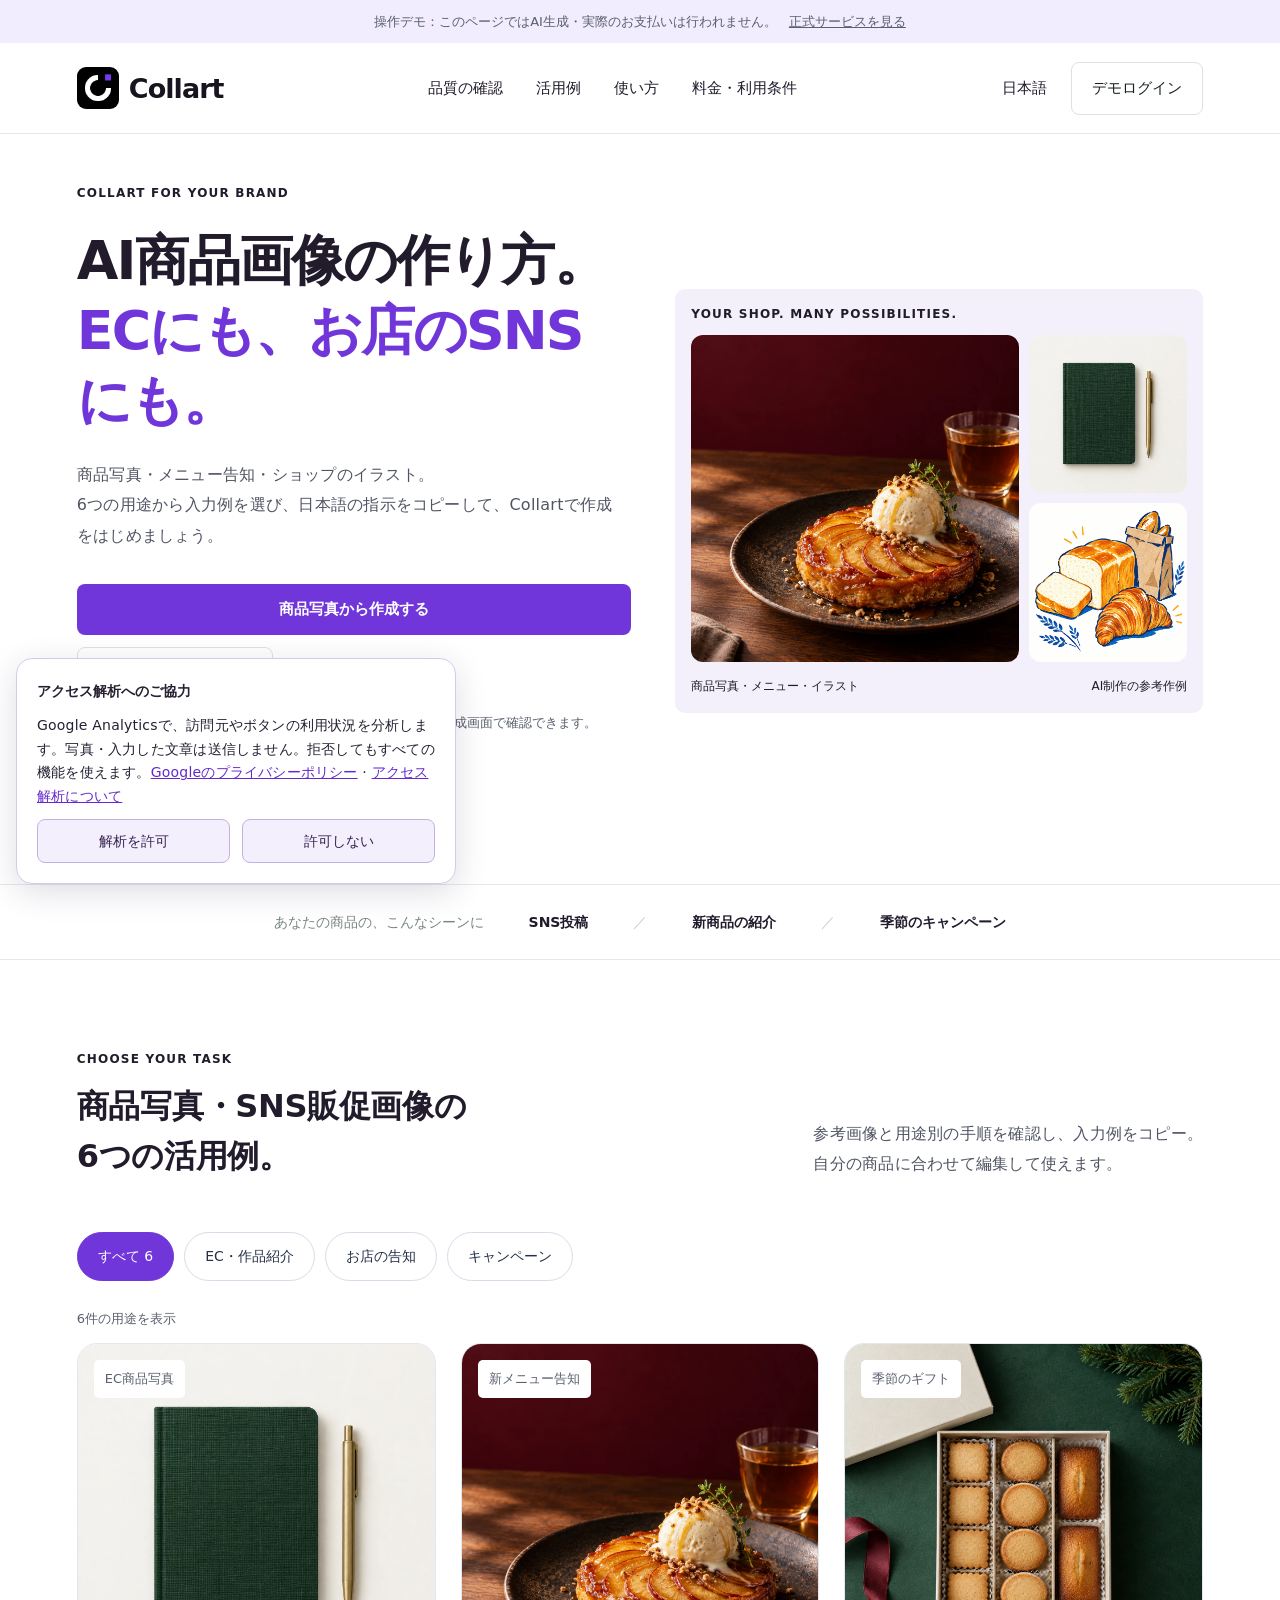
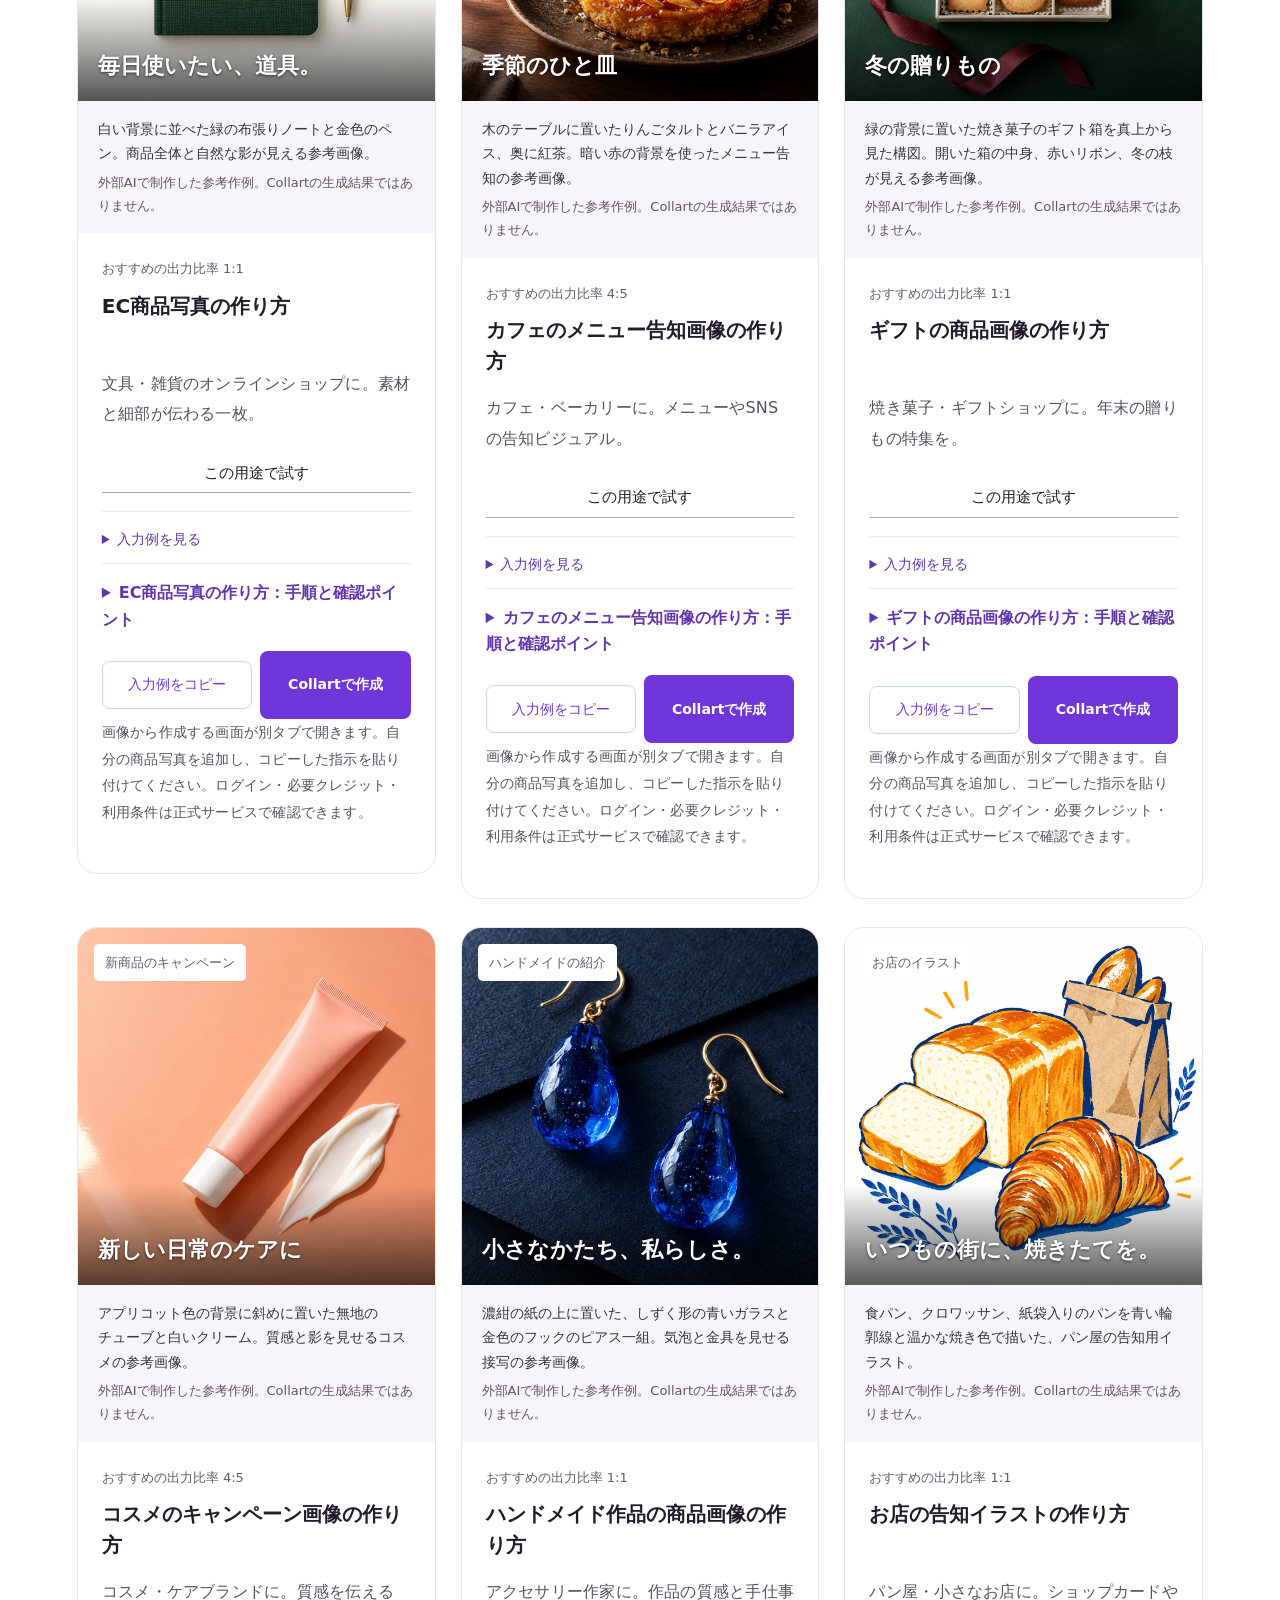
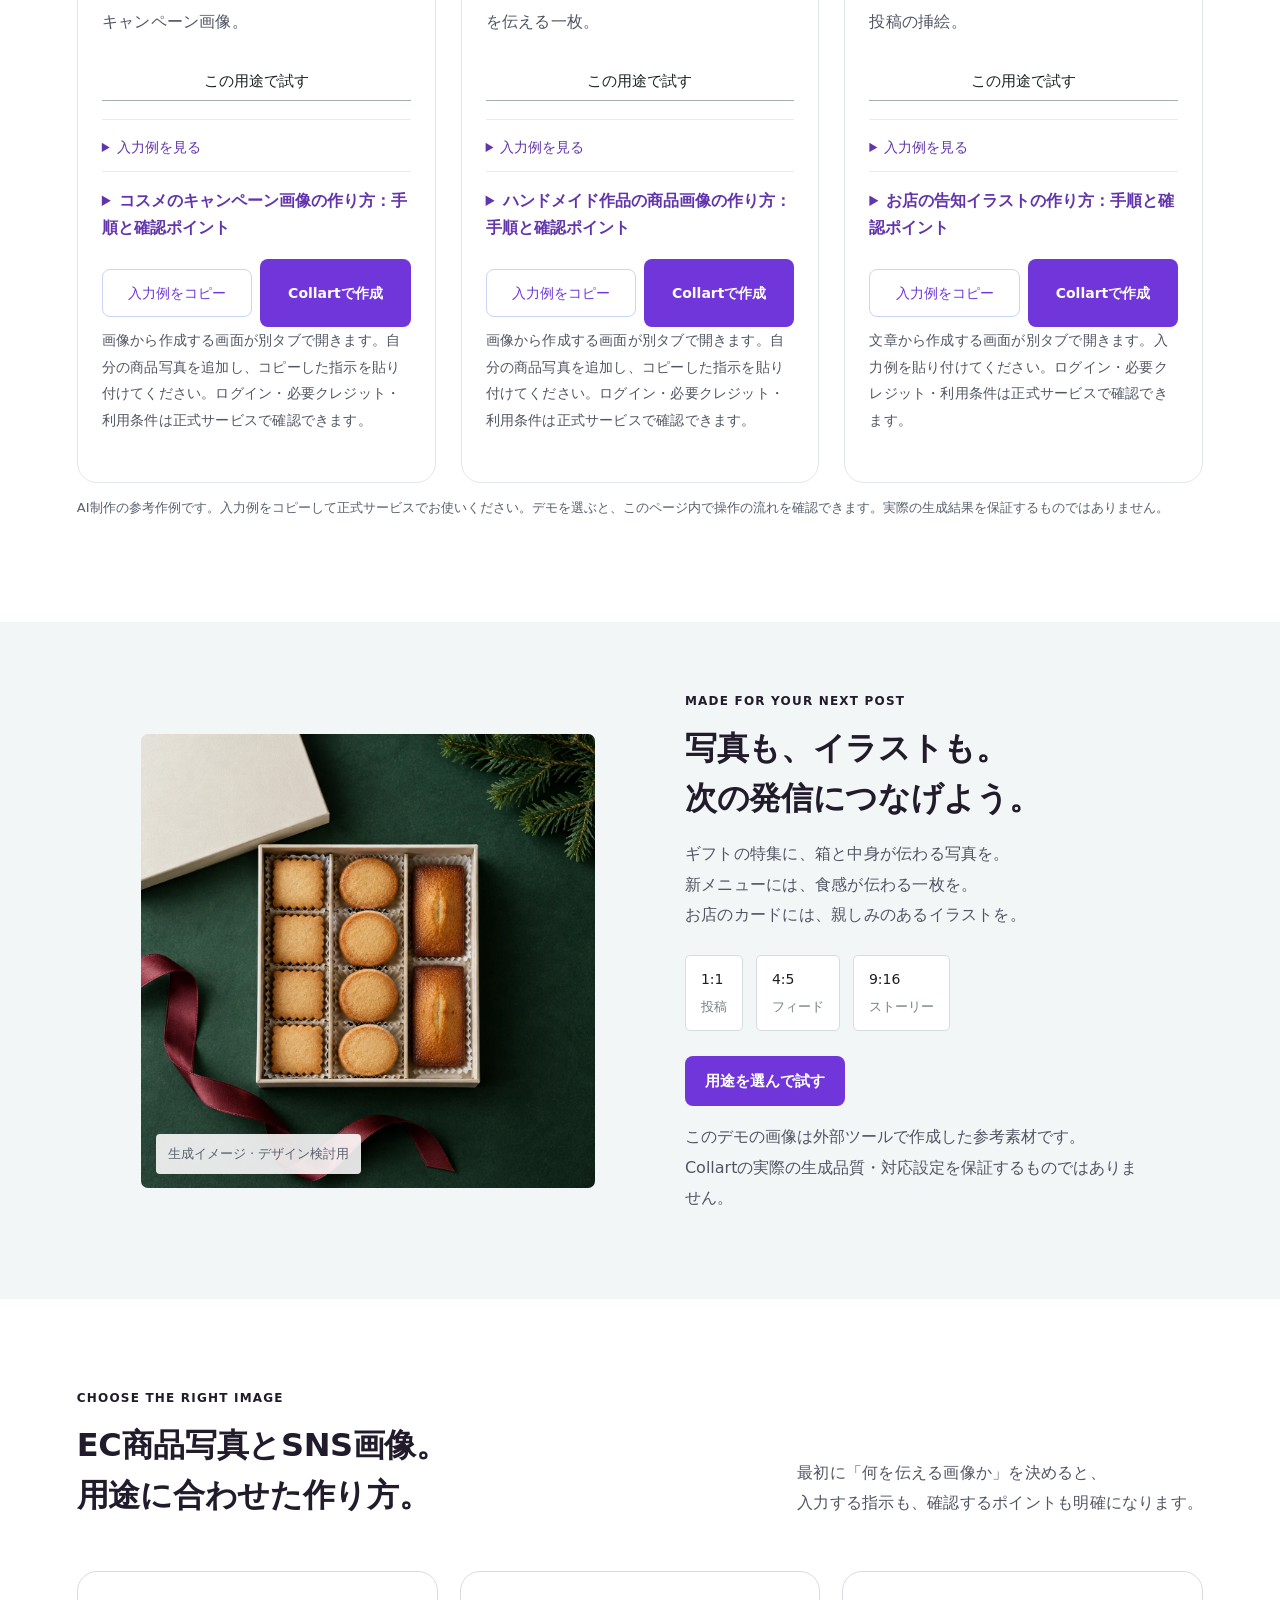
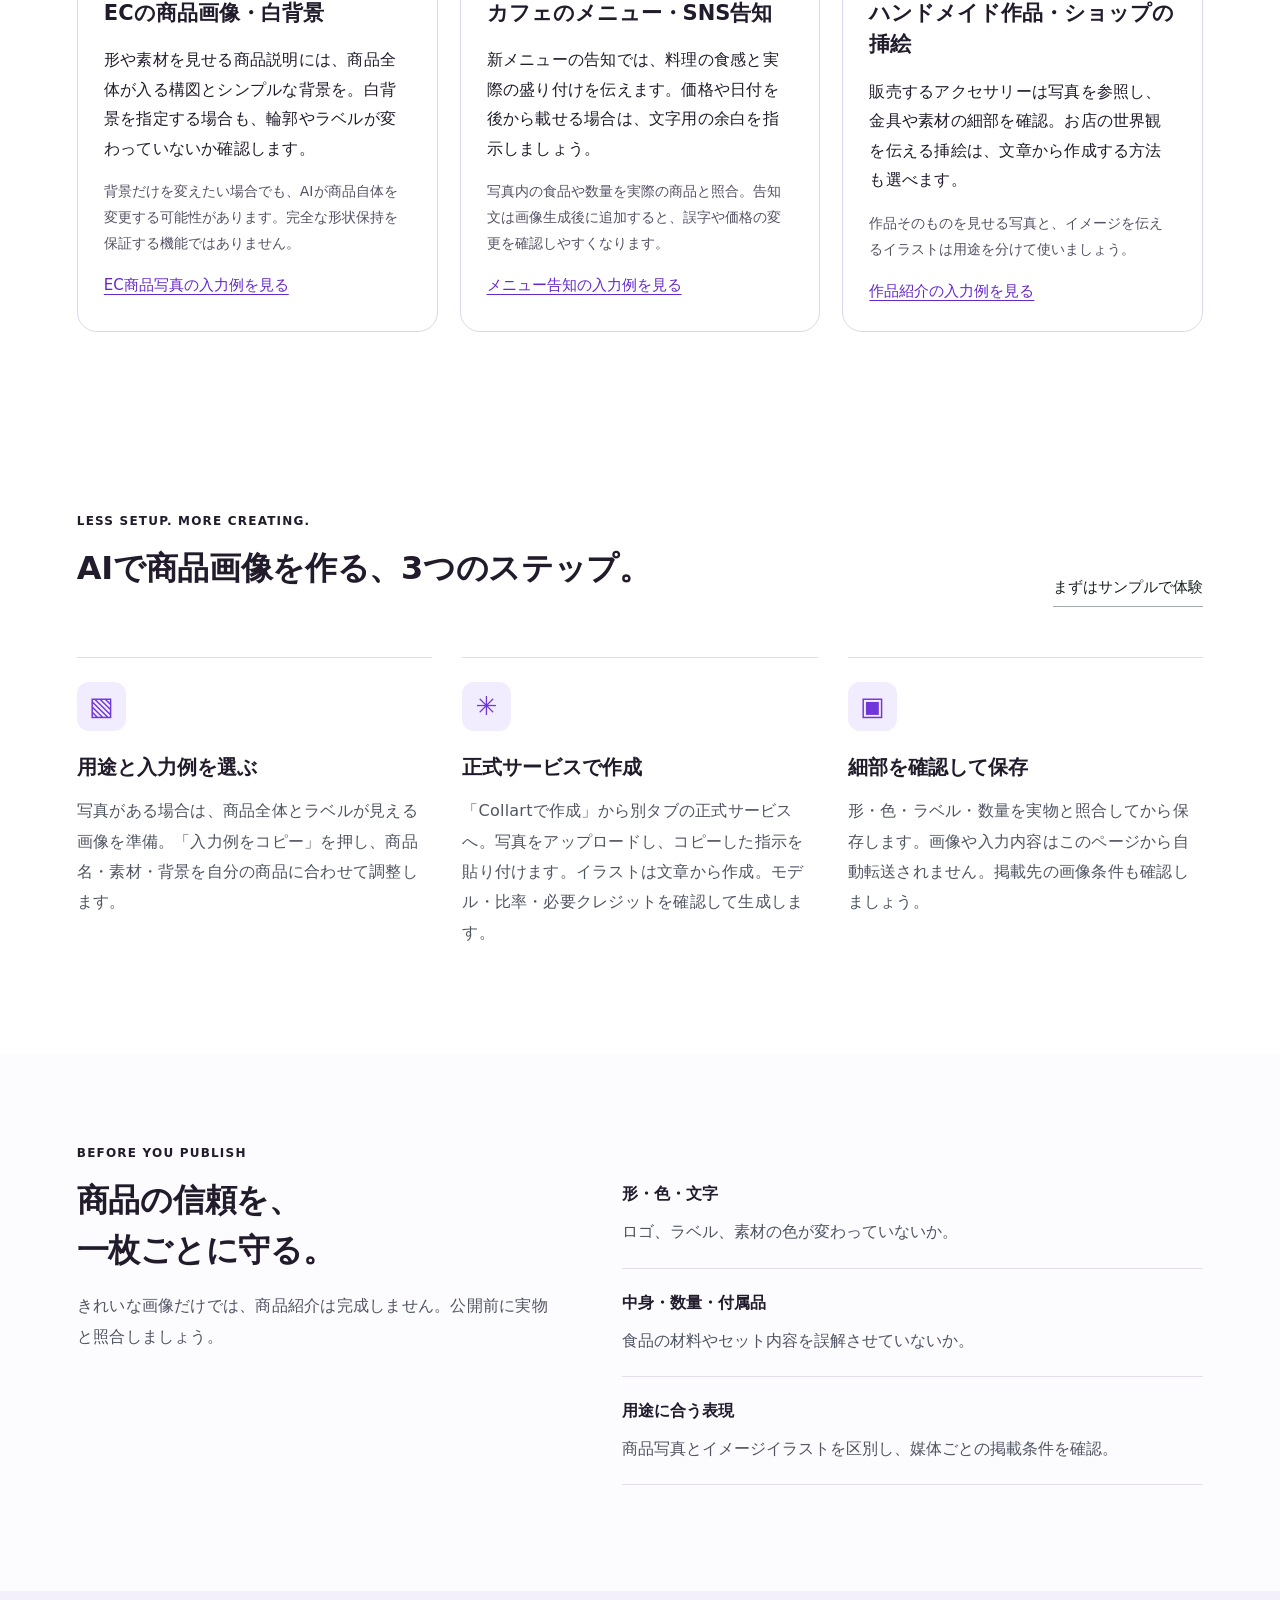
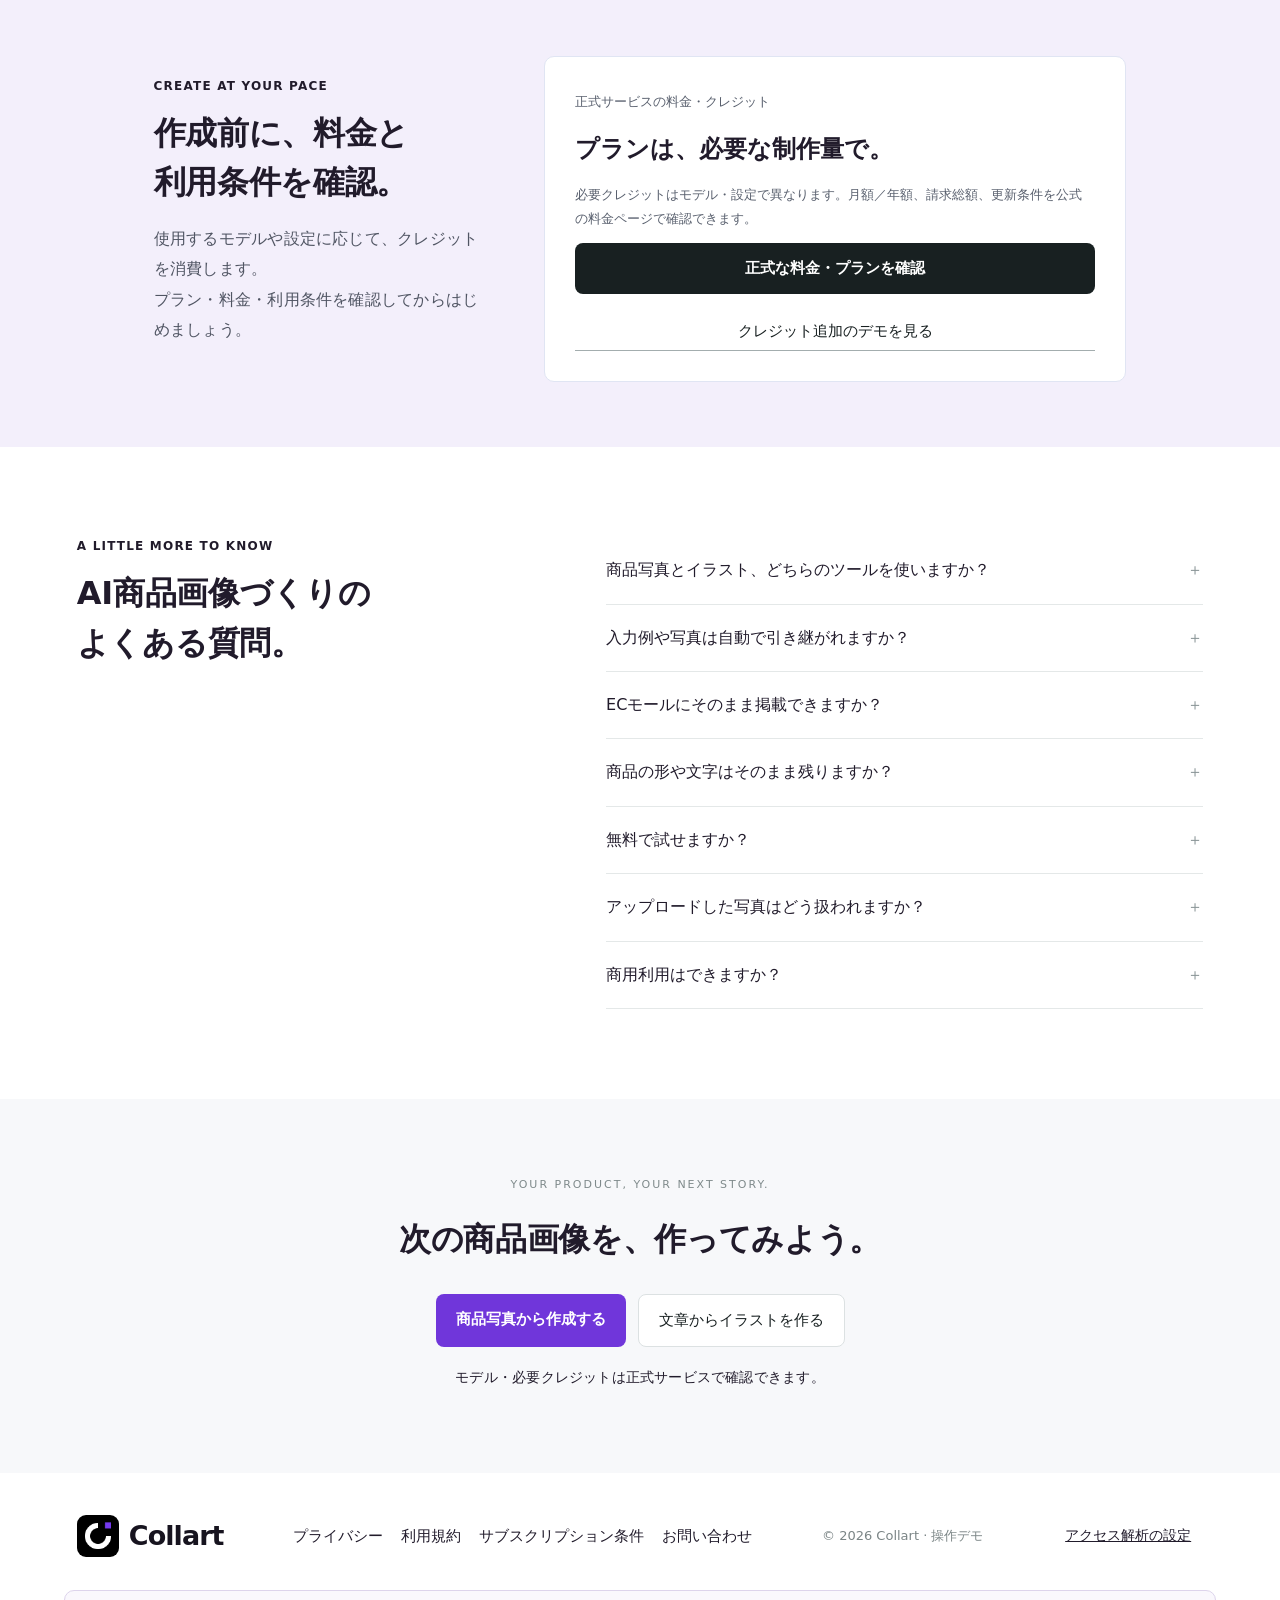
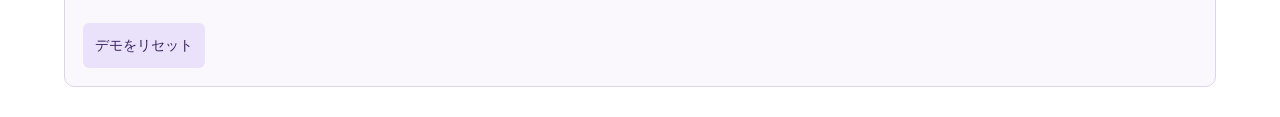
<file: index.html>
<!doctype html>
<html lang="ja"><head><meta charset="utf-8"><meta name="viewport" content="width=device-width,initial-scale=1"><title>AI商品画像の作り方｜EC商品写真・SNS販促の入力例 | Collart</title><meta name="description" content="ECの商品写真、カフェのメニュー告知、SNS販促画像の作り方を6つの用途で紹介。日本語のプロンプト例をコピーしてCollartの画像生成へ。料金・商品再現性の確認ポイントも解説。"><link rel="stylesheet" href="style.css"><link rel="stylesheet" href="typography.css"><link rel="stylesheet" href="image-layout.css"><link rel="stylesheet" href="growth.css"><link rel="stylesheet" href="image-seo.css"><meta name="robots" content="index, follow, max-image-preview:large"><meta name="theme-color" content="#773bed"><link rel="icon" type="image/png" href="assets/collart-logo.png"><link rel="canonical" href="https://collart-japan-product-prototype.orangeslug27.chatgpt.site/"><meta property="og:type" content="website"><meta property="og:locale" content="ja_JP"><meta property="og:site_name" content="Collart"><meta property="og:title" content="商品写真から、お店の販促画像へ。| Collart"><meta property="og:description" content="EC商品画像・新メニュー告知・ギフト・店内イラスト。6つの用途で作成の流れを体験。"><meta property="og:url" content="https://collart-japan-product-prototype.orangeslug27.chatgpt.site/"><meta property="og:image" content="https://collart-japan-product-prototype.orangeslug27.chatgpt.site/assets/cafe.webp"><meta property="og:image:alt" content="木のテーブルに置いたりんごタルトとバニラアイス、奥に紅茶。暗い赤の背景を使ったメニュー告知の参考画像。"><meta name="twitter:card" content="summary_large_image"><script type="application/ld+json">{"@context":"https://schema.org","@type":"WebPage","name":"AI商品画像の作り方・日本語入力例 | Collart","inLanguage":"ja","description":"EC商品写真・SNS販促の6つの用途と日本語入力例を紹介。正式サービスへのリンクと操作デモ。","url":"https://collart-japan-product-prototype.orangeslug27.chatgpt.site/","primaryImageOfPage":{"@id":"https://collart-japan-product-prototype.orangeslug27.chatgpt.site/#image-cafe"},"image":[{"@type":"ImageObject","@id":"https://collart-japan-product-prototype.orangeslug27.chatgpt.site/#image-catalog","contentUrl":"https://collart-japan-product-prototype.orangeslug27.chatgpt.site/assets/catalog.webp","url":"https://collart-japan-product-prototype.orangeslug27.chatgpt.site/assets/catalog.webp","name":"EC商品写真の作り方の参考作例","caption":"白い背景に並べた緑の布張りノートと金色のペン。商品全体と自然な影が見える参考画像。 外部AIの参考作例であり、Collartの生成結果ではありません。","inLanguage":"ja","width":1254,"height":1254},{"@type":"ImageObject","@id":"https://collart-japan-product-prototype.orangeslug27.chatgpt.site/#image-cafe","contentUrl":"https://collart-japan-product-prototype.orangeslug27.chatgpt.site/assets/cafe.webp","url":"https://collart-japan-product-prototype.orangeslug27.chatgpt.site/assets/cafe.webp","name":"カフェのメニュー告知画像の作り方の参考作例","caption":"木のテーブルに置いたりんごタルトとバニラアイス、奥に紅茶。暗い赤の背景を使ったメニュー告知の参考画像。 外部AIの参考作例であり、Collartの生成結果ではありません。","inLanguage":"ja","width":1254,"height":1254},{"@type":"ImageObject","@id":"https://collart-japan-product-prototype.orangeslug27.chatgpt.site/#image-gift","contentUrl":"https://collart-japan-product-prototype.orangeslug27.chatgpt.site/assets/gift.webp","url":"https://collart-japan-product-prototype.orangeslug27.chatgpt.site/assets/gift.webp","name":"ギフトの商品画像の作り方の参考作例","caption":"緑の背景に置いた焼き菓子のギフト箱を真上から見た構図。開いた箱の中身、赤いリボン、冬の枝が見える参考画像。 外部AIの参考作例であり、Collartの生成結果ではありません。","inLanguage":"ja","width":1254,"height":1254},{"@type":"ImageObject","@id":"https://collart-japan-product-prototype.orangeslug27.chatgpt.site/#image-beauty","contentUrl":"https://collart-japan-product-prototype.orangeslug27.chatgpt.site/assets/beauty.webp","url":"https://collart-japan-product-prototype.orangeslug27.chatgpt.site/assets/beauty.webp","name":"コスメのキャンペーン画像の作り方の参考作例","caption":"アプリコット色の背景に斜めに置いた無地のチューブと白いクリーム。質感と影を見せるコスメの参考画像。 外部AIの参考作例であり、Collartの生成結果ではありません。","inLanguage":"ja","width":1254,"height":1254},{"@type":"ImageObject","@id":"https://collart-japan-product-prototype.orangeslug27.chatgpt.site/#image-craft","contentUrl":"https://collart-japan-product-prototype.orangeslug27.chatgpt.site/assets/craft.webp","url":"https://collart-japan-product-prototype.orangeslug27.chatgpt.site/assets/craft.webp","name":"ハンドメイド作品の商品画像の作り方の参考作例","caption":"濃紺の紙の上に置いた、しずく形の青いガラスと金色のフックのピアス一組。気泡と金具を見せる接写の参考画像。 外部AIの参考作例であり、Collartの生成結果ではありません。","inLanguage":"ja","width":1254,"height":1254},{"@type":"ImageObject","@id":"https://collart-japan-product-prototype.orangeslug27.chatgpt.site/#image-illustration","contentUrl":"https://collart-japan-product-prototype.orangeslug27.chatgpt.site/assets/illustration.webp","url":"https://collart-japan-product-prototype.orangeslug27.chatgpt.site/assets/illustration.webp","name":"お店の告知イラストの作り方の参考作例","caption":"食パン、クロワッサン、紙袋入りのパンを青い輪郭線と温かな焼き色で描いた、パン屋の告知用イラスト。 外部AIの参考作例であり、Collartの生成結果ではありません。","inLanguage":"ja","width":1254,"height":1254}]}</script><meta name="google-site-verification" content="D7XhWckqjjQy8ChbEnj60rojf9Pl1paIQYHgi2JXopk" /><link rel="stylesheet" href="analytics.css"></head>
<body><a class="skip-link" href="#main">本文へスキップ</a><div class="prototype-notice">操作デモ：このページではAI生成・実際のお支払いは行われません。<a href="https://collart.ai/ja/ai-image/image-to-image?fromapp=eddie" data-outbound="hero" target="_blank" rel="noopener">正式サービスを見る</a></div>
<header><a class="logo" href="#main" aria-label="Collart ホーム"><img src="assets/collart-logo.png" width="42" height="42" alt="" decoding="async"><span>Collart</span></a><nav><a href="#quality">品質の確認</a><a href="#styles">活用例</a><a href="#how">使い方</a><a href="#pricing">料金・利用条件</a></nav><div class="header-right"><span>日本語</span><button class="quiet" id="account" data-action="login">ログイン</button></div></header>
<main id="main"><section class="hero"><div class="hero-copy"><div class="eyebrow"> COLLART FOR YOUR BRAND</div><h1>AI商品画像の作り方。<br><span>ECにも、お店のSNSにも。</span></h1><p class="lead">商品写真・メニュー告知・ショップのイラスト。<br>6つの用途から入力例を選び、日本語の指示をコピーして、Collartで作成をはじめましょう。</p><div class="hero-actions"><a class="primary" href="https://collart.ai/ja/ai-image/image-to-image?fromapp=eddie" data-outbound="hero" target="_blank" rel="noopener">商品写真から作成する</a><button class="quiet" data-action="upload">写真を使ってデモを試す</button><button class="text-button" data-action="sample">写真なしでデモを試す</button></div><p class="fine">正式サービスは別タブで開きます。モデル・必要クレジットは作成画面で確認できます。<br>このページのデモは登録不要。写真は送信されません。</p><div class="hero-proof">入力例をコピー · 写真または文章から作成</div></div><div class="hero-art multi-hero"><div class="art-heading"><span>YOUR SHOP. MANY POSSIBILITIES.</span></div><div class="hero-mosaic"><img fetchpriority="high" src="assets/cafe.webp" alt="木のテーブルに置いたりんごタルトとバニラアイス、奥に紅茶。暗い赤の背景を使ったメニュー告知の参考画像。" width="1254" height="1254" decoding="async"><img src="assets/catalog.webp" alt="白い背景に並べた緑の布張りノートと金色のペン。商品全体と自然な影が見える参考画像。" width="1254" height="1254" decoding="async"><img src="assets/illustration.webp" alt="食パン、クロワッサン、紙袋入りのパンを青い輪郭線と温かな焼き色で描いた、パン屋の告知用イラスト。" width="1254" height="1254" decoding="async"></div><div class="art-caption"><span>商品写真・メニュー・イラスト</span><span>AI制作の参考作例</span></div><div class="float-tag">今つくりたいものから、選ぼう。</div></div></section>
<div class="use-strip"><span>あなたの商品の、こんなシーンに</span><strong>SNS投稿</strong><i>／</i><strong>新商品の紹介</strong><i>／</i><strong>季節のキャンペーン</strong></div>
<section id="styles" class="section"><div class="section-top"><div><div class="eyebrow">CHOOSE YOUR TASK</div><h2>商品写真・SNS販促画像の<br>6つの活用例。</h2></div><p>参考画像と用途別の手順を確認し、入力例をコピー。<br>自分の商品に合わせて編集して使えます。</p></div><div class="case-filters" aria-label="用途で絞り込む"><button data-filter="all" class="active" aria-pressed="true">すべて <small>6</small></button><button data-filter="ec" aria-pressed="false">EC・作品紹介</button><button data-filter="store" aria-pressed="false">お店の告知</button><button data-filter="campaign" aria-pressed="false">キャンペーン</button></div><p id="filter-count" class="fine" role="status">6件の用途を表示</p><div class="style-grid" id="case-grid"><article class="case-card" data-group="ec" id="case-catalog"><figure class="case-art"><div class="case-visual"><img src="assets/catalog.webp" width="1254" height="1254" decoding="async" loading="lazy" alt="白い背景に並べた緑の布張りノートと金色のペン。商品全体と自然な影が見える参考画像。"><span class="pill">EC商品写真</span><div class="creative-copy">毎日使いたい、道具。</div></div><figcaption class="image-caption">白い背景に並べた緑の布張りノートと金色のペン。商品全体と自然な影が見える参考画像。<br><span>外部AIで制作した参考作例。Collartの生成結果ではありません。</span></figcaption></figure><div class="case-body"><small>おすすめの出力比率 1:1</small><h3>EC商品写真の作り方</h3><p>文具・雑貨のオンラインショップに。素材と細部が伝わる一枚。</p><button class="text-button" data-scene="catalog" aria-label="EC商品写真のデモを試す">この用途で試す</button><details><summary>入力例を見る</summary><p>文具の商品写真。商品の形と素材を確認できるシンプルな背景、自然な影、全体が入る構図。文字・ロゴを追加しない。</p></details><details class="case-tutorial" id="tutorial-catalog"><summary>EC商品写真の作り方：手順と確認ポイント</summary><ol><li>ノートや文具の全体が写り、色と素材が確認できる写真を用意します。</li><li>入力例の商品名を自分の商品に変更。「全体が入る構図」「シンプルな背景」を残し、必要なら背景色を指定します。</li><li>生成後は表紙の形、ペン先、ロゴを元写真と比較。商品が変わった場合は販売画像に使わず、元写真や別の編集方法を選びます。</li></ol></details><div class="case-actions"><button class="quiet" data-copy="catalog">入力例をコピー</button><a class="primary" data-outbound="case" data-use-case="catalog" href="https://collart.ai/ja/ai-image/image-to-image?fromapp=eddie" target="_blank" rel="noopener">Collartで作成</a></div><p class="creation-hint">画像から作成する画面が別タブで開きます。自分の商品写真を追加し、コピーした指示を貼り付けてください。ログイン・必要クレジット・利用条件は正式サービスで確認できます。</p></div></article><article class="case-card" data-group="store" id="case-cafe"><figure class="case-art"><div class="case-visual"><img src="assets/cafe.webp" width="1254" height="1254" decoding="async" loading="lazy" alt="木のテーブルに置いたりんごタルトとバニラアイス、奥に紅茶。暗い赤の背景を使ったメニュー告知の参考画像。"><span class="pill">新メニュー告知</span><div class="creative-copy">季節のひと皿</div></div><figcaption class="image-caption">木のテーブルに置いたりんごタルトとバニラアイス、奥に紅茶。暗い赤の背景を使ったメニュー告知の参考画像。<br><span>外部AIで制作した参考作例。Collartの生成結果ではありません。</span></figcaption></figure><div class="case-body"><small>おすすめの出力比率 4:5</small><h3>カフェのメニュー告知画像の作り方</h3><p>カフェ・ベーカリーに。メニューやSNSの告知ビジュアル。</p><button class="text-button" data-scene="cafe" aria-label="新メニュー告知のデモを試す">この用途で試す</button><details><summary>入力例を見る</summary><p>季節のりんごタルト。料理の実際の内容・量を保ち、食感が伝わる近接写真。上部に告知文用の余白。文字は追加しない。</p></details><details class="case-tutorial" id="tutorial-cafe"><summary>カフェのメニュー告知画像の作り方：手順と確認ポイント</summary><ol><li>実際に提供する料理を撮影。皿、付け合わせ、盛り付けの量が分かる写真を用意します。</li><li>入力例をコピーし、料理名と季節を変更。「上部に告知文用の余白」「文字なし」を指定します。</li><li>料理の内容と量を照合し、価格・販売期間は確認してから別の編集ツールで追加。SNS用に切り抜く前に、皿が欠けないか確認します。</li></ol></details><div class="case-actions"><button class="quiet" data-copy="cafe">入力例をコピー</button><a class="primary" data-outbound="case" data-use-case="cafe" href="https://collart.ai/ja/ai-image/image-to-image?fromapp=eddie" target="_blank" rel="noopener">Collartで作成</a></div><p class="creation-hint">画像から作成する画面が別タブで開きます。自分の商品写真を追加し、コピーした指示を貼り付けてください。ログイン・必要クレジット・利用条件は正式サービスで確認できます。</p></div></article><article class="case-card" data-group="campaign" id="case-gift"><figure class="case-art"><div class="case-visual"><img src="assets/gift.webp" width="1254" height="1254" decoding="async" loading="lazy" alt="緑の背景に置いた焼き菓子のギフト箱を真上から見た構図。開いた箱の中身、赤いリボン、冬の枝が見える参考画像。"><span class="pill">季節のギフト</span><div class="creative-copy">冬の贈りもの</div></div><figcaption class="image-caption">緑の背景に置いた焼き菓子のギフト箱を真上から見た構図。開いた箱の中身、赤いリボン、冬の枝が見える参考画像。<br><span>外部AIで制作した参考作例。Collartの生成結果ではありません。</span></figcaption></figure><div class="case-body"><small>おすすめの出力比率 1:1</small><h3>ギフトの商品画像の作り方</h3><p>焼き菓子・ギフトショップに。年末の贈りもの特集を。</p><button class="text-button" data-scene="gift" aria-label="季節のギフトのデモを試す">この用途で試す</button><details><summary>入力例を見る</summary><p>焼き菓子のギフトセット。箱を開けた俯瞰構図、包装と中身がわかる写真。深い赤のリボン、控えめな冬の演出。内容物を増やさず、文字を加えない。</p></details><details class="case-tutorial" id="tutorial-gift"><summary>ギフトの商品画像の作り方：手順と確認ポイント</summary><ol><li>販売するセットの箱、包装、中身が分かる写真を用意。実際に含まれる種類と個数を控えます。</li><li>入力例の焼き菓子を自分の商品に変更し、俯瞰構図と季節の小物を指定。包装と中身を両方見せます。</li><li>中身が増えていないか、包装や色が変わっていないか確認。演出用の小物が付属品に見える場合は説明を添えます。</li></ol></details><div class="case-actions"><button class="quiet" data-copy="gift">入力例をコピー</button><a class="primary" data-outbound="case" data-use-case="gift" href="https://collart.ai/ja/ai-image/image-to-image?fromapp=eddie" target="_blank" rel="noopener">Collartで作成</a></div><p class="creation-hint">画像から作成する画面が別タブで開きます。自分の商品写真を追加し、コピーした指示を貼り付けてください。ログイン・必要クレジット・利用条件は正式サービスで確認できます。</p></div></article><article class="case-card" data-group="campaign" id="case-beauty"><figure class="case-art"><div class="case-visual"><img src="assets/beauty.webp" width="1254" height="1254" decoding="async" loading="lazy" alt="アプリコット色の背景に斜めに置いた無地のチューブと白いクリーム。質感と影を見せるコスメの参考画像。"><span class="pill">新商品のキャンペーン</span><div class="creative-copy">新しい日常のケアに</div></div><figcaption class="image-caption">アプリコット色の背景に斜めに置いた無地のチューブと白いクリーム。質感と影を見せるコスメの参考画像。<br><span>外部AIで制作した参考作例。Collartの生成結果ではありません。</span></figcaption></figure><div class="case-body"><small>おすすめの出力比率 4:5</small><h3>コスメのキャンペーン画像の作り方</h3><p>コスメ・ケアブランドに。質感を伝えるキャンペーン画像。</p><button class="text-button" data-scene="beauty" aria-label="新商品のキャンペーンのデモを試す">この用途で試す</button><details><summary>入力例を見る</summary><p>無地のハンドクリームの商品キャンペーン。チューブとクリームの質感、アプリコット色の光、大胆な斜め構図。文字・効果効能の表現を追加しない。</p></details><details class="case-tutorial" id="tutorial-beauty"><summary>コスメのキャンペーン画像の作り方：手順と確認ポイント</summary><ol><li>容器とラベルが鮮明な写真を用意。クリームの色や質感も実物で確認します。</li><li>商品名、背景色、光の方向を入力例に指定。文字や効能を画像内に生成する指示は避けます。</li><li>容器の形、ブランド名、容量表示を照合。実際にない効果を想起させる表現を避け、必要な説明は確認後に追加します。</li></ol></details><div class="case-actions"><button class="quiet" data-copy="beauty">入力例をコピー</button><a class="primary" data-outbound="case" data-use-case="beauty" href="https://collart.ai/ja/ai-image/image-to-image?fromapp=eddie" target="_blank" rel="noopener">Collartで作成</a></div><p class="creation-hint">画像から作成する画面が別タブで開きます。自分の商品写真を追加し、コピーした指示を貼り付けてください。ログイン・必要クレジット・利用条件は正式サービスで確認できます。</p></div></article><article class="case-card" data-group="ec" id="case-craft"><figure class="case-art"><div class="case-visual"><img src="assets/craft.webp" width="1254" height="1254" decoding="async" loading="lazy" alt="濃紺の紙の上に置いた、しずく形の青いガラスと金色のフックのピアス一組。気泡と金具を見せる接写の参考画像。"><span class="pill">ハンドメイドの紹介</span><div class="creative-copy">小さなかたち、私らしさ。</div></div><figcaption class="image-caption">濃紺の紙の上に置いた、しずく形の青いガラスと金色のフックのピアス一組。気泡と金具を見せる接写の参考画像。<br><span>外部AIで制作した参考作例。Collartの生成結果ではありません。</span></figcaption></figure><div class="case-body"><small>おすすめの出力比率 1:1</small><h3>ハンドメイド作品の商品画像の作り方</h3><p>アクセサリー作家に。作品の質感と手仕事を伝える一枚。</p><button class="text-button" data-scene="craft" aria-label="ハンドメイドの紹介のデモを試す">この用途で試す</button><details><summary>入力例を見る</summary><p>ハンドメイドの青いガラスのイヤリング。細かな素材感と金具を見せる接写、濃紺の紙と柔らかな横光。左右一組の形と数を保ち、文字なし。</p></details><details class="case-tutorial" id="tutorial-craft"><summary>ハンドメイド作品の商品画像の作り方：手順と確認ポイント</summary><ol><li>作品の色、金具、左右の組み合わせが分かる写真を用意。販売する実物の細部を残します。</li><li>入力例を素材と形に合わせて編集。接写と柔らかな横光を指定し、販売する個数を明記します。</li><li>石やガラスの色、金具の形、個数を比較。サイズ感が必要なら実測値や比較写真を商品説明に追加します。</li></ol></details><div class="case-actions"><button class="quiet" data-copy="craft">入力例をコピー</button><a class="primary" data-outbound="case" data-use-case="craft" href="https://collart.ai/ja/ai-image/image-to-image?fromapp=eddie" target="_blank" rel="noopener">Collartで作成</a></div><p class="creation-hint">画像から作成する画面が別タブで開きます。自分の商品写真を追加し、コピーした指示を貼り付けてください。ログイン・必要クレジット・利用条件は正式サービスで確認できます。</p></div></article><article class="case-card" data-group="store" id="case-illustration"><figure class="case-art"><div class="case-visual"><img src="assets/illustration.webp" width="1254" height="1254" decoding="async" loading="lazy" alt="食パン、クロワッサン、紙袋入りのパンを青い輪郭線と温かな焼き色で描いた、パン屋の告知用イラスト。"><span class="pill">お店のイラスト</span><div class="creative-copy">いつもの街に、焼きたてを。</div></div><figcaption class="image-caption">食パン、クロワッサン、紙袋入りのパンを青い輪郭線と温かな焼き色で描いた、パン屋の告知用イラスト。<br><span>外部AIで制作した参考作例。Collartの生成結果ではありません。</span></figcaption></figure><div class="case-body"><small>おすすめの出力比率 1:1</small><h3>お店の告知イラストの作り方</h3><p>パン屋・小さなお店に。ショップカードや投稿の挿絵。</p><button class="text-button" data-scene="illustration" aria-label="お店のイラストのデモを試す">この用途で試す</button><details><summary>入力例を見る</summary><p>小さなパン屋の告知用イラスト。食パン、クロワッサン、紙袋を、手描きの線と明るい青・橙の色面で表現。文字、既存ブランド、既存キャラクターは描かない。</p></details><details class="case-tutorial" id="tutorial-illustration"><summary>お店の告知イラストの作り方：手順と確認ポイント</summary><ol><li>お店の業種、載せたいモチーフ、使う色を決めます。イラストは文章から作成できるため、商品写真は必須ではありません。</li><li>入力例をコピーし、パンの種類やお店の色に変更。文字なしで、既存ブランドやキャラクターを指定せずに作成します。</li><li>モチーフの形や不自然な重なりを確認。ショップカードやSNSに合わせて配置し、店名や営業時間は別途追加します。</li></ol></details><div class="case-actions"><button class="quiet" data-copy="illustration">入力例をコピー</button><a class="primary" data-outbound="case" data-use-case="illustration" href="https://collart.ai/ja/ai-image/text-to-image?fromapp=eddie" target="_blank" rel="noopener">Collartで作成</a></div><p class="creation-hint">文章から作成する画面が別タブで開きます。入力例を貼り付けてください。ログイン・必要クレジット・利用条件は正式サービスで確認できます。</p></div></article></div><p class="fine">AI制作の参考作例です。入力例をコピーして正式サービスでお使いください。デモを選ぶと、このページ内で操作の流れを確認できます。実際の生成結果を保証するものではありません。</p></section><section id="examples" class="examples section"><div class="example-art"><img loading="lazy" src="assets/gift.webp" alt="緑の背景に置いた焼き菓子のギフト箱を真上から見た構図。開いた箱の中身、赤いリボン、冬の枝が見える参考画像。" width="1254" height="1254" decoding="async"><div class="example-note">生成イメージ · デザイン検討用</div></div><div class="example-copy"><div class="eyebrow">MADE FOR YOUR NEXT POST</div><h2>写真も、イラストも。<br>次の発信につなげよう。</h2><p>ギフトの特集に、箱と中身が伝わる写真を。<br>新メニューには、食感が伝わる一枚を。<br>お店のカードには、親しみのあるイラストを。</p><div class="ratio-options"><span>1:1 <small>投稿</small></span><span>4:5 <small>フィード</small></span><span>9:16 <small>ストーリー</small></span></div><a class="primary" href="#styles">用途を選んで試す</a><p class="fine">このデモの画像は外部ツールで作成した参考素材です。<br>Collartの実際の生成品質・対応設定を保証するものではありません。</p></div></section>
<section class="section intent-guide" id="image-guide"><div class="section-top"><div><div class="eyebrow">CHOOSE THE RIGHT IMAGE</div><h2>EC商品写真とSNS画像。<br>用途に合わせた作り方。</h2></div><p>最初に「何を伝える画像か」を決めると、<br>入力する指示も、確認するポイントも明確になります。</p></div><div class="intent-grid"><article><h3>ECの商品画像・白背景</h3><p>形や素材を見せる商品説明には、商品全体が入る構図とシンプルな背景を。白背景を指定する場合も、輪郭やラベルが変わっていないか確認します。</p><p class="fine">背景だけを変えたい場合でも、AIが商品自体を変更する可能性があります。完全な形状保持を保証する機能ではありません。</p><a href="#case-catalog">EC商品写真の入力例を見る</a></article><article><h3>カフェのメニュー・SNS告知</h3><p>新メニューの告知では、料理の食感と実際の盛り付けを伝えます。価格や日付を後から載せる場合は、文字用の余白を指示しましょう。</p><p class="fine">写真内の食品や数量を実際の商品と照合。告知文は画像生成後に追加すると、誤字や価格の変更を確認しやすくなります。</p><a href="#case-cafe">メニュー告知の入力例を見る</a></article><article><h3>ハンドメイド作品・ショップの挿絵</h3><p>販売するアクセサリーは写真を参照し、金具や素材の細部を確認。お店の世界観を伝える挿絵は、文章から作成する方法も選べます。</p><p class="fine">作品そのものを見せる写真と、イメージを伝えるイラストは用途を分けて使いましょう。</p><a href="#case-craft">作品紹介の入力例を見る</a></article></div></section><section class="section" id="how"><div class="section-top"><div><div class="eyebrow">LESS SETUP. MORE CREATING.</div><h2>AIで商品画像を作る、3つのステップ。</h2></div><button class="text-button" data-action="sample">まずはサンプルで体験</button></div><div class="steps"><article><span class="step-icon" aria-hidden="true">▧</span><h3>用途と入力例を選ぶ</h3><p>写真がある場合は、商品全体とラベルが見える画像を準備。「入力例をコピー」を押し、商品名・素材・背景を自分の商品に合わせて調整します。</p></article><article><span class="step-icon" aria-hidden="true">✳</span><h3>正式サービスで作成</h3><p>「Collartで作成」から別タブの正式サービスへ。写真をアップロードし、コピーした指示を貼り付けます。イラストは文章から作成。モデル・比率・必要クレジットを確認して生成します。</p></article><article><span class="step-icon" aria-hidden="true">▣</span><h3>細部を確認して保存</h3><p>形・色・ラベル・数量を実物と照合してから保存します。画像や入力内容はこのページから自動転送されません。掲載先の画像条件も確認しましょう。</p></article></div></section>
<section class="section quality" id="quality"><div><div class="eyebrow">BEFORE YOU PUBLISH</div><h2>商品の信頼を、<br>一枚ごとに守る。</h2><p>きれいな画像だけでは、商品紹介は完成しません。公開前に実物と照合しましょう。</p></div><ul><li><strong>形・色・文字</strong><span>ロゴ、ラベル、素材の色が変わっていないか。</span></li><li><strong>中身・数量・付属品</strong><span>食品の材料やセット内容を誤解させていないか。</span></li><li><strong>用途に合う表現</strong><span>商品写真とイメージイラストを区別し、媒体ごとの掲載条件を確認。</span></li></ul></section><section class="pricing-band" id="pricing"><div><div class="eyebrow">CREATE AT YOUR PACE</div><h2>作成前に、料金と<br>利用条件を確認。</h2><p>使用するモデルや設定に応じて、クレジットを消費します。<br>プラン・料金・利用条件を確認してからはじめましょう。</p></div><div class="credit-card"><span>正式サービスの料金・クレジット</span><h3>プランは、必要な制作量で。</h3><p>必要クレジットはモデル・設定で異なります。月額／年額、請求総額、更新条件を公式の料金ページで確認できます。</p><a class="dark full" href="https://collart.ai/ja/plans-pricing?fromapp=eddie" data-outbound="pricing" target="_blank" rel="noopener">正式な料金・プランを確認</a><button class="text-button" data-action="pricing">クレジット追加のデモを見る</button></div></section>
<section class="section faq"><div><div class="eyebrow">A LITTLE MORE TO KNOW</div><h2>AI商品画像づくりの<br>よくある質問。</h2></div><div class="questions"><details><summary>商品写真とイラスト、どちらのツールを使いますか？</summary><p>実物の商品写真を参照するなら「画像から画像」、ショップの挿絵やアイデアから作るなら「テキストから画像」を選びます。このページの各用途の「Collartで作成」から対応する正式サービスに進めます。</p></details><details><summary>入力例や写真は自動で引き継がれますか？</summary><p>自動では引き継がれません。入力例をコピーしてから正式サービスを開き、貼り付けてください。商品写真も正式サービス側でアップロードします。このページは開いたまま戻れます。</p></details><details><summary>ECモールにそのまま掲載できますか？</summary><p>掲載可否は販売先の最新の画像要件によります。白背景、文字入れ、比率、商品が占める面積などを販売先で確認し、実物と異なる表現がないか確認してから掲載してください。</p></details><details><summary>商品の形や文字はそのまま残りますか？</summary><p>AI生成で形・色・文字が変わる場合があります。元の写真と比較し、使用前に細部を確認してください。</p></details><details><summary>無料で試せますか？</summary><p>このデモは無料の操作デモです。実サービスの試用条件や必要クレジットは生成画面で確認してください。</p></details><details><summary>アップロードした写真はどう扱われますか？</summary><p>このデモでは画像をブラウザ内だけで表示し、サーバーには送信しません。タブを閉じると画像は保持されません。実サービスについては<a href="https://collart.ai/privacy-policy.html">プライバシーポリシー（英語）</a>をご確認ください。</p></details><details><summary>商用利用はできますか？</summary><p>実サービスの<a href="https://collart.ai/terms.html">利用規約（英語）</a>とプランをご確認ください。このデモでは権利や商用利用の許可を付与しません。</p></details></div></section>
<section class="last-cta"><span>YOUR PRODUCT, YOUR NEXT STORY.</span><h2>次の商品画像を、作ってみよう。</h2><div class="final-actions"><a class="primary" data-outbound="footer" href="https://collart.ai/ja/ai-image/image-to-image?fromapp=eddie" target="_blank" rel="noopener">商品写真から作成する</a><a class="quiet" data-outbound="footer" data-use-case="illustration" href="https://collart.ai/ja/ai-image/text-to-image?fromapp=eddie" target="_blank" rel="noopener">文章からイラストを作る</a></div><p>モデル・必要クレジットは正式サービスで確認できます。</p></section></main><footer><a class="logo" href="#main" aria-label="Collart ホーム"><img src="assets/collart-logo.png" width="42" height="42" alt="" decoding="async"><span>Collart</span></a><div class="footer-links"><a href="https://collart.ai/privacy-policy.html">プライバシー</a><a href="https://collart.ai/terms.html">利用規約</a><a href="https://collart.ai/subscription_terms.html">サブスクリプション条件</a><a href="mailto:support@collart.ai">お問い合わせ</a></div><span>© 2026 Collart · 操作デモ</span></footer>
<input id="file" type="file" accept="image/png,image/jpeg,image/webp" hidden>
<dialog id="studio" aria-label="商品画像作成の操作デモ"><div class="dialog-top"><a class="logo" href="#main" aria-label="Collart ホーム"><img src="assets/collart-logo.png" width="42" height="42" alt="" decoding="async"><span>Collart</span></a><span>商品ビジュアルを作成</span><button class="icon-close" data-close="studio" aria-label="閉じる">×</button></div><div class="studio-layout"><div class="workspace"><div class="workspace-top"><span id="stage-label">元の写真</span><span class="pill" id="demo-label">操作デモ</span></div><div id="image-stage"><img id="preview" src="assets/catalog.webp" alt="白い背景に並べた緑の布張りノートと金色のペン。商品全体と自然な影が見える参考画像。" width="1254" height="1254" decoding="async"><div id="loading" hidden><span class="spinner"></span><h3>ビジュアルを作成しています</h3><p>デモの結果を準備しています…</p></div></div><div id="result-actions" hidden><button class="dark" id="download">画像を保存</button></div><div id="result-note" class="fine">画像はこのブラウザ内だけで扱われます。</div></div><aside class="settings"><div class="step-label">CREATE YOUR VISUAL</div><h2>商品の、新しい表情。</h2><button class="quiet full" data-action="upload">自分の写真を追加・変更</button><label>用途を選ぶ</label><div class="scene-tabs usecase-tabs" id="preset-list" role="group" aria-label="用途"><button data-preset="catalog" aria-pressed="false">EC商品写真</button><button data-preset="cafe" aria-pressed="false">新メニュー告知</button><button data-preset="gift" aria-pressed="false">季節のギフト</button><button data-preset="beauty" aria-pressed="false">新商品のキャンペーン</button><button data-preset="craft" aria-pressed="false">ハンドメイドの紹介</button><button data-preset="illustration" aria-pressed="false">お店のイラスト</button></div><label>出力比率の設定</label><p class="fine">デモではプレビューの枠のみ変更します。保存する画像の比率は変わりません。</p><div class="scene-tabs ratios"><button data-ratio="1:1" class="active">1:1</button><button data-ratio="4:5">4:5</button><button data-ratio="9:16">9:16</button></div><label for="prompt">イメージをひとこと <span>編集できます</span></label><textarea id="prompt" rows="4"></textarea><div class="handoff"><strong>この入力内容で、実際に作る</strong><button class="quiet full" id="copy-draft">編集中の入力内容をコピー</button><a class="primary full" id="studio-production" data-outbound="studio" href="https://collart.ai/ja/ai-image/image-to-image?fromapp=eddie" target="_blank" rel="noopener">正式サービスで作成する</a><p class="fine">別タブで開きます。コピーした指示を貼り付け、写真を再アップロードしてください。</p></div><details class="advanced"><summary>詳細設定</summary><p>モデル：推奨プリセット（デモ）<br>実際のモデルは品質検証後に確定します。</p></details><div class="balance-line"><span>残高 <strong id="balance">60</strong></span><button class="text-button" data-action="pricing">追加する</button></div><div class="cost"><span>今回の生成</span><strong>30 クレジット</strong></div><button class="primary full" id="generate">この設定で生成する</button><p class="fine">操作デモ：実際のAI生成・課金は行いません。<br>生成画像の細部は、使用前にご確認ください。</p><p id="error" role="alert" hidden></p><div id="next-task" hidden><button class="quiet full" id="another">別の商品で作る</button><a class="quiet full" href="https://collart.ai/ja/ai-video/image-to-video?fromapp=eddie" data-outbound="hero" target="_blank" rel="noopener">正式サービスの画像から動画を確認</a></div></aside></div></dialog>
<dialog id="login" aria-label="デモログイン"><div class="modal-pad"><button class="icon-close" data-close="login" aria-label="閉じる">×</button><img class="modal-brand" src="assets/collart-logo.png" width="48" height="48" alt="Collart" decoding="async"><h2>アイデアの続きを、<br>はじめましょう。</h2><p>写真と設定は、そのまま。<br>ログインして作成を続けられます。</p><button class="primary full" id="login-demo">デモアカウントで続ける</button><p class="fine">デモ用の操作です。アカウントは作成されません。</p></div></dialog>
<dialog id="pay" aria-labelledby="pay-title"><div class="modal-pad"><button class="icon-close" data-close="pay" aria-label="閉じる">×</button><div class="eyebrow">KEEP YOUR IDEAS GOING</div><h2 id="pay-title">次の一枚を、つくろう。</h2><p id="pay-message">写真と設定を保存したまま、プランを確認できます。</p><div class="plan"><div><span>デモプラン</span><strong>400 <small>クレジット</small></strong></div><b>デモ専用</b></div><p class="fine">400クレジットはデモ専用です。購入・契約・自動更新は発生しません。<a href="https://collart.ai/ja/plans-pricing?fromapp=eddie" data-outbound="pricing" target="_blank" rel="noopener">正式な料金を見る</a></p><div class="checkout-total"><span>今回のお支払い（デモ）</span><strong>¥0</strong></div><button class="primary full" id="pay-demo">デモ決済を完了する</button><button class="quiet full" id="cancel-pay">購入せずに作成に戻る</button><p class="fine">実際の請求はありません。カード情報の入力はありません。</p></div></dialog>
<div id="toast" role="status"></div><div class="review-tools"><button id="reset">デモをリセット</button><button id="low-credit" hidden>クレジット不足のデモ</button><button id="fail-next" hidden>エラーのデモ</button></div><noscript><p class="nojs">作例と説明はそのまま読めます。操作デモにはJavaScriptを有効にしてください。<a href="https://collart.ai/ja/ai-image/image-to-image?fromapp=eddie" data-outbound="hero" target="_blank" rel="noopener">正式サービスを見る</a></p></noscript><script src="cases.js"></script><script src="app.js"></script><script src="analytics-config.js"></script><script src="analytics.js"></script></body></html>
</file>
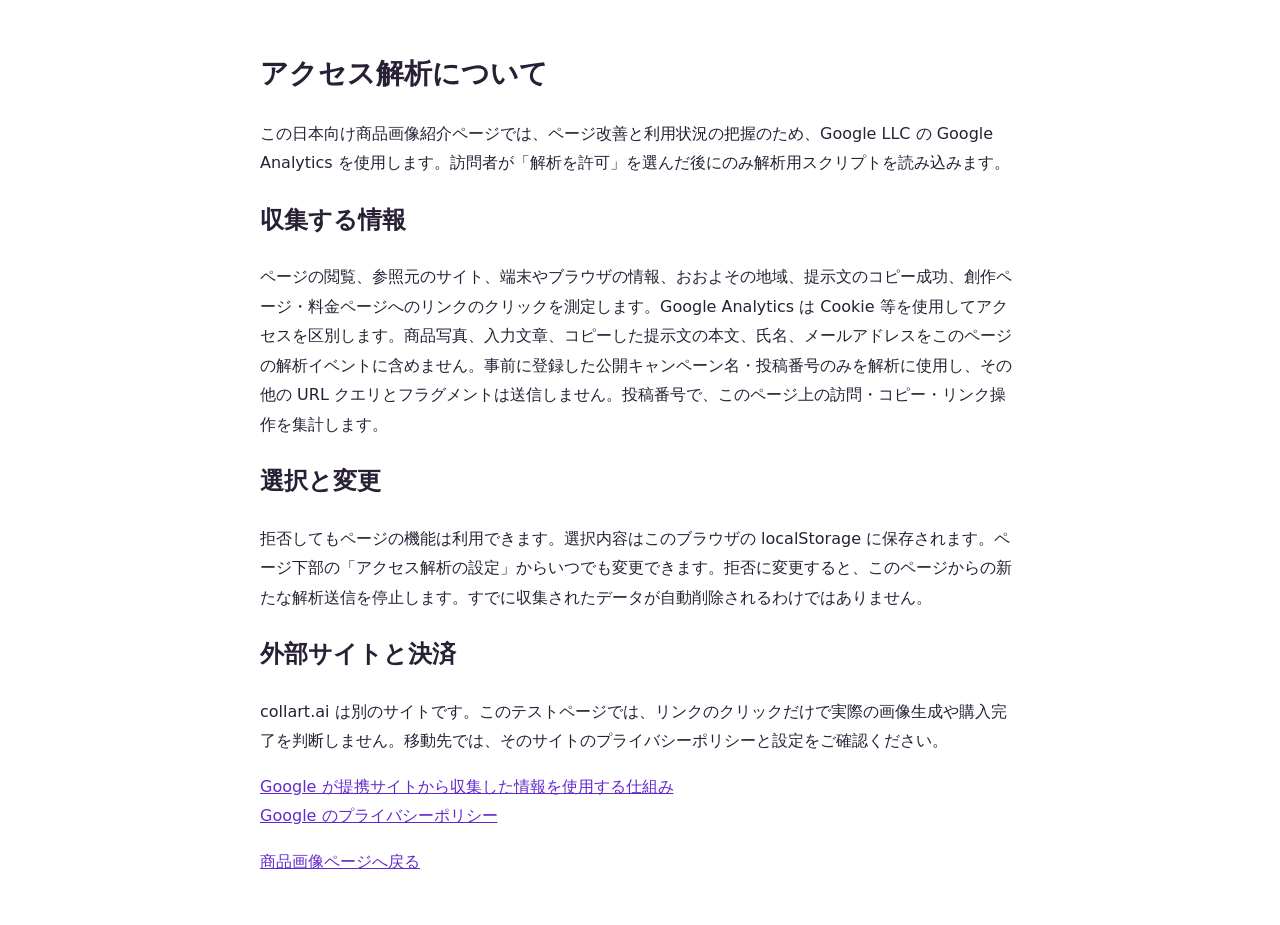
<file: analytics-privacy.html>
<!doctype html><html lang="ja"><meta charset="utf-8"><meta name="viewport" content="width=device-width,initial-scale=1"><meta name="robots" content="noindex"><title>アクセス解析について | Collart 日本向けテストページ</title><style>body{font:16px/1.85 system-ui,'Noto Sans JP',sans-serif;max-width:760px;margin:48px auto;padding:0 24px;color:#282035}h1{font-size:28px}a{color:#6429ce}</style><main><h1>アクセス解析について</h1><p>この日本向け商品画像紹介ページでは、ページ改善と利用状況の把握のため、Google LLC の Google Analytics を使用します。訪問者が「解析を許可」を選んだ後にのみ解析用スクリプトを読み込みます。</p><h2>収集する情報</h2><p>ページの閲覧、参照元のサイト、端末やブラウザの情報、おおよその地域、提示文のコピー成功、創作ページ・料金ページへのリンクのクリックを測定します。Google Analytics は Cookie 等を使用してアクセスを区別します。商品写真、入力文章、コピーした提示文の本文、氏名、メールアドレスをこのページの解析イベントに含めません。事前に登録した公開キャンペーン名・投稿番号のみを解析に使用し、その他の URL クエリとフラグメントは送信しません。投稿番号で、このページ上の訪問・コピー・リンク操作を集計します。</p><h2>選択と変更</h2><p>拒否してもページの機能は利用できます。選択内容はこのブラウザの localStorage に保存されます。ページ下部の「アクセス解析の設定」からいつでも変更できます。拒否に変更すると、このページからの新たな解析送信を停止します。すでに収集されたデータが自動削除されるわけではありません。</p><h2>外部サイトと決済</h2><p>collart.ai は別のサイトです。このテストページでは、リンクのクリックだけで実際の画像生成や購入完了を判断しません。移動先では、そのサイトのプライバシーポリシーと設定をご確認ください。</p><p><a href="https://policies.google.com/technologies/partner-sites" rel="noopener" target="_blank">Google が提携サイトから収集した情報を使用する仕組み</a><br><a href="https://policies.google.com/privacy" rel="noopener" target="_blank">Google のプライバシーポリシー</a></p><p><a href="/">商品画像ページへ戻る</a></p></main></html>
</file>
<file: style.css>
:root{--ink:#182021;--blue:#7036da;--muted:#667174;--line:#e4e8e8;--light:#f3f6f6}*{box-sizing:border-box}html{scroll-behavior:smooth}body{margin:0;color:var(--ink);font-family:'Noto Sans JP',Arial,sans-serif;font-size:16px;background:#fff}button,input,textarea{font:inherit}button,a{-webkit-tap-highlight-color:transparent}button{cursor:pointer}a{color:inherit;text-decoration:none}button{border:0}button:focus-visible,a:focus-visible,summary:focus-visible{outline:3px solid #8095ff;outline-offset:4px}header{height:91px;padding:0 6%;display:flex;align-items:center;justify-content:space-between;border-bottom:1px solid var(--line)}.logo{font:bold 35px Arial;letter-spacing:-2px;display:inline-flex;gap:3px;align-items:center}.logo span{font-size:32px;color:var(--blue)}nav{display:flex;gap:33px;align-items:center;font-size:14px}nav .navbutton{background:none;padding:0;color:inherit}.header-right{display:flex;align-items:center;gap:24px;font-size:14px}.quiet{background:#fff;border:1px solid #dce1e2;border-radius:8px;padding:11px 20px;color:var(--ink)}.hero{max-width:1440px;margin:auto;padding:70px 6% 67px;display:grid;grid-template-columns:1.05fr 1fr;gap:55px;align-items:center}.eyebrow{font-size:12px;letter-spacing:2px;font-weight:700;display:flex;align-items:center;gap:10px}.mini-star{color:var(--blue);font-size:22px}h1{font-size:clamp(36px,3.75vw,60px);line-height:1.5;letter-spacing:-2px;margin:25px 0;font-weight:800}h1 span{color:var(--blue)}.lead{color:#657072;line-height:2;font-size:16px}.hero-actions{display:flex;gap:20px;align-items:center;margin-top:33px}.primary,.dark{background:var(--blue);color:#fff;border-radius:8px;padding:17px 23px;font-weight:600;font-size:15px;transition:.2s}.primary:hover{background:#5624b3;transform:translateY(-1px)}.primary span{font-size:22px;margin-right:8px}.dark{background:var(--ink)}.text-button{color:var(--ink);background:transparent;font-size:14px;padding:8px 0;border-bottom:1px solid #a3adae}.fine{font-size:12px;color:#707c7e;line-height:1.9}.hero-proof{display:flex;gap:15px;align-items:center;font-size:12px;margin-top:36px;color:#687273}.tiny-pics{display:flex;padding-left:8px}.tiny-pics span{display:grid;place-items:center;width:33px;height:33px;background:#eef0e8;border:2px solid white;border-radius:50%;margin-left:-8px}.hero-art{position:relative;background:#e6ecf3;border-radius:10px;padding:18px 20px 12px;transform:rotate(1.5deg)}.art-heading,.art-caption{display:flex;justify-content:space-between;font-size:10px;letter-spacing:1.6px;font-weight:600}.art-heading span:last-child{font-size:21px}.hero-image{width:100%;height:445px;object-fit:cover;border-radius:5px;margin:14px 0}.source-card{position:absolute;left:-33px;bottom:47px;display:flex;align-items:center;gap:12px;background:white;padding:10px 15px 10px 10px;box-shadow:0 14px 35px #18202118;transform:rotate(-7deg);border:1px solid #eee;border-radius:7px}.source-card img{width:79px;height:84px;background:#f4f3f0;border-radius:3px}.source-card small{font-size:9px;letter-spacing:2px;color:#7c8285}.source-card strong{display:block;font-size:12px;margin-top:7px}.float-tag{position:absolute;right:-18px;top:80px;border-radius:5px;background:white;padding:12px 17px;transform:rotate(-4deg);box-shadow:0 5px 15px #00000008;font-size:12px}.use-strip{border-top:1px solid var(--line);border-bottom:1px solid var(--line);display:flex;justify-content:center;gap:45px;align-items:center;padding:25px;font-size:14px}.use-strip span{font-size:12px;color:#7a8585}.use-strip i{font-style:normal;color:#c0c8c9}.section{max-width:1440px;margin:auto;padding:90px 6%}.section-top{display:flex;justify-content:space-between;align-items:end;margin-bottom:36px}.section-top p{font-size:14px;color:#697477;line-height:2}h2{font-size:34px;line-height:1.6;letter-spacing:-1px;margin:14px 0}h3{font-size:17px;margin:8px 0}.style-grid{display:grid;grid-template-columns:repeat(3,1fr);gap:25px}.style-card{padding:0;text-align:left;background:transparent}.scene-image{height:315px;border-radius:8px;overflow:hidden;position:relative;background:#e9eff6}.scene-image img{width:100%;height:100%;object-fit:cover;transition:.3s}.style-card:hover img{transform:scale(1.04)}.life{background:#dce8dc}.season{background:#ebdce8}.pill{position:absolute;top:15px;left:15px;font-size:11px;background:#fffffff0;padding:7px 11px;border-radius:5px}.card-bottom{display:flex;align-items:center;justify-content:space-between;padding-top:20px}.card-bottom small{font-size:10px;letter-spacing:1.5px;color:#829092}.card-bottom p{font-size:12px;color:#758083}.round{border:1px solid #dbe1e1;border-radius:50%;height:33px;width:33px;display:grid;place-items:center}.examples{background:#f3f6f6;max-width:none;display:grid;grid-template-columns:1fr 1fr;gap:9%;align-items:center;padding:70px 11%}.example-art{position:relative;height:480px;overflow:hidden;border-radius:7px}.example-art img{width:100%;height:100%;object-fit:cover}.example-note{position:absolute;bottom:14px;left:15px;background:#ffffffdf;padding:8px 12px;font-size:11px;border-radius:4px}.example-copy p{color:#727d7f;font-size:14px;line-height:2.2}.ratio-options{display:flex;gap:13px;margin:25px 0}.ratio-options span{border:1px solid #d7dddd;border-radius:5px;padding:11px 15px;font-size:14px;background:white}.ratio-options small{display:block;color:#748082;font-size:10px;margin-top:4px}.steps{display:grid;grid-template-columns:repeat(3,1fr);gap:45px;margin-top:50px}.steps article{border-top:1px solid #dbe1e1;padding-top:25px}.step-icon{display:grid;place-items:center;background:#eef1ff;color:var(--blue);font-size:26px;width:49px;height:49px;border-radius:12px;margin-bottom:20px}.steps p{font-size:14px;color:#768083;line-height:2}.pricing-band{background:#f0f3ff;padding:65px 12%;display:flex;justify-content:space-between;gap:60px;align-items:center}.pricing-band p{color:#6e7891;font-size:14px;line-height:2}.credit-card{background:white;border:1px solid #e0e5f3;border-radius:10px;padding:30px;min-width:340px}.credit-card>span{font-size:13px;color:#7a8399}.credit-card strong{display:block;font-size:45px;margin:18px 0}.credit-card strong small{font-size:14px}.credit-card p{font-size:11px}.credit-card button{width:100%}.faq{display:grid;grid-template-columns:1fr 1.3fr;gap:70px}.questions details{border-bottom:1px solid var(--line);padding:20px 0}.questions summary{list-style:none;font-size:15px;cursor:pointer;display:flex;justify-content:space-between;gap:20px}.questions summary:after{content:'＋';color:#8a9597}.questions details[open] summary:after{content:'−'}.questions p{color:#707b7c;line-height:2;font-size:14px}.last-cta{text-align:center;background:#f7f8fa;padding:70px 20px}.last-cta>span{font-size:11px;letter-spacing:2px;color:#7f8a8b}.last-cta h2{margin:18px 0 30px}footer{display:flex;justify-content:space-between;align-items:center;padding:40px 6% 100px}footer p,footer>span{font-size:11px;color:#7b8586}dialog{border:1px solid #dfe4e6;border-radius:15px;padding:0;max-height:92vh;box-shadow:0 20px 90px #17223e40;color:var(--ink)}dialog::backdrop{background:#17213280;backdrop-filter:blur(5px)}#studio{width:min(1100px,94vw)}.dialog-top{height:74px;border-bottom:1px solid var(--line);padding:0 28px;display:flex;align-items:center;justify-content:space-between}.dialog-top>span{font-size:14px}.icon-close{background:#f2f4f5;border-radius:50%;width:34px;height:34px;font-size:24px;color:#717a81;line-height:1}.studio-layout{display:grid;grid-template-columns:1.2fr 1fr}.workspace{padding:25px;background:#f0f3f6;display:flex;flex-direction:column;justify-content:center}.workspace-top{display:flex;justify-content:space-between;font-size:13px;margin-bottom:13px}.workspace-top .pill{position:static;padding:3px 8px}#image-stage{height:440px;position:relative;border:1px solid #e1e6e9;border-radius:7px;overflow:hidden;background:#fff;display:flex;align-items:center;justify-content:center}#preview{width:100%;height:100%;object-fit:contain}.settings{padding:28px}.settings h2{font-size:25px;margin-top:6px}.step-label{font-size:10px;color:#829092;letter-spacing:2px}.settings label{display:block;font-size:13px;font-weight:600;margin:22px 0 10px}.settings label span{font-size:11px;font-weight:400;color:#8d9697;margin-left:8px}.scene-tabs{display:flex;gap:8px}.scene-tabs button{flex:1;background:white;border:1px solid #dfe4e7;border-radius:6px;padding:10px 8px;font-size:13px}.scene-tabs button.active{border-color:var(--blue);color:var(--blue);background:#f1f3ff;box-shadow:0 0 0 1px var(--blue)}textarea{width:100%;resize:vertical;border:1px solid #dfe4e7;padding:12px;border-radius:7px;font-size:13px;line-height:1.8;color:#5e696e}.advanced{margin-top:14px;font-size:12px;color:#6c777a}.advanced p{font-size:12px;line-height:1.8}.balance-line,.cost{display:flex;justify-content:space-between;align-items:center;font-size:13px}.balance-line{margin-top:20px}.cost{border-top:1px solid var(--line);padding:16px 0}.full{width:100%}.settings .fine{font-size:11px}#loading{position:absolute;inset:0;background:#ffffffde;text-align:center;padding-top:120px}#loading[hidden]{display:none}.spinner{display:inline-block;width:40px;height:40px;border:3px solid #dce3ff;border-top-color:var(--blue);border-radius:50%;animation:spin 1s linear infinite}@keyframes spin{to{transform:rotate(360deg)}}#loading p{font-size:13px;color:#7b858b}#result-actions{display:flex;gap:10px;margin:15px 0}#result-actions[hidden]{display:none}#next-task button{margin-top:8px;font-size:12px}#error{font-size:12px;color:#ae3434;background:#fff2f0;padding:12px;border-radius:6px}.modal-pad{padding:40px;width:min(460px,90vw);position:relative}.modal-pad .icon-close{position:absolute;right:15px;top:15px}.modal-pad h2{font-size:26px;margin-top:23px}.modal-pad>p{color:#768083;line-height:1.9;font-size:14px}.modal-symbol{font-size:40px;color:var(--blue)}.modal-pad .full{margin-top:10px}.plan{border:2px solid var(--blue);border-radius:9px;padding:20px;display:flex;align-items:center;justify-content:space-between;margin-top:25px}.plan strong{display:block;font-size:28px;margin-top:8px}.plan span{font-size:12px;color:var(--blue)}.plan small{font-size:12px;font-weight:400}.checkout-total{display:flex;justify-content:space-between;font-size:14px;padding:20px 0;border-top:1px solid var(--line)}.reviewbar{position:fixed;bottom:0;left:0;right:0;z-index:20;background:#182021f5;color:white;display:flex;align-items:center;justify-content:space-between;gap:15px;padding:12px 25px;font-size:11px;backdrop-filter:blur(10px)}.reviewbar b{font-size:10px;letter-spacing:1.5px;color:#a6b6ff;margin-right:12px}.reviewbar button{background:#ffffff12;color:#eef0f2;border:1px solid #ffffff24;border-radius:4px;padding:6px 12px;font-size:11px;margin-left:8px}#toast{position:fixed;top:100px;left:50%;transform:translateX(-50%);background:#172021;color:white;border-radius:8px;padding:14px 25px;z-index:100;font-size:14px;display:none;max-width:90vw}button:disabled{opacity:.6;cursor:wait}.result-life{background:#e1eadf!important}.result-season{background:#e7dce9!important}
@media(min-width:1500px){.hero{padding-top:90px;padding-bottom:90px}.hero-image{height:510px}}@media(max-width:900px){nav{gap:18px}.hero{gap:30px;padding-top:45px}.hero-actions{flex-direction:column;align-items:start;gap:12px}h1{font-size:36px}.hero-image{height:400px}.float-tag{display:none}.use-strip{gap:20px}.section{padding:60px 5%}.scene-image{height:230px}.examples{padding:55px 6%;gap:35px}.example-art{height:390px}.pricing-band{padding:50px 6%;gap:30px}.faq{gap:30px}.studio-layout{grid-template-columns:1fr 1fr}#image-stage{height:330px}.settings{padding:20px}}
@media(max-width:640px){header{height:72px;padding:0 5%}.logo{font-size:30px}nav{display:none}.header-right{gap:12px;font-size:12px}.quiet{padding:9px 13px}.hero{grid-template-columns:1fr;padding:35px 6% 45px;gap:40px}h1{font-size:37px;line-height:1.5;letter-spacing:-1.5px;margin:18px 0}.lead{font-size:14px}.hero-actions{flex-direction:row;align-items:center;gap:15px;margin-top:22px}.primary{padding:14px 17px;font-size:13px}.text-button{font-size:12px}.hero-proof{margin-top:22px}.hero-art{margin:0 13px}.hero-image{height:350px}.source-card{left:-15px;bottom:35px}.use-strip{gap:12px;flex-wrap:wrap;padding:20px;font-size:12px}.use-strip span{width:100%;text-align:center}.section-top{display:block}h2{font-size:28px}.section-top p{font-size:13px}.style-grid{grid-template-columns:1fr;gap:28px}.scene-image{height:330px}.examples{grid-template-columns:1fr;padding:40px 6%;gap:30px}.example-art{height:370px}.steps{grid-template-columns:1fr;gap:20px}.steps article{display:grid;grid-template-columns:55px 1fr;gap:0 15px}.step-icon{grid-row:span 2}.steps h3{margin:0}.steps p{margin:9px 0}.pricing-band{display:block;padding:40px 6%}.credit-card{min-width:0;margin-top:25px}.faq{grid-template-columns:1fr;gap:10px}.last-cta{padding:45px 15px}footer{flex-wrap:wrap;gap:20px;padding-bottom:125px}.reviewbar{display:block;padding:10px 12px}.reviewbar>div{margin-top:8px;display:flex;justify-content:space-between}.reviewbar button{margin:0;padding:6px 8px}.studio-layout{grid-template-columns:1fr}.workspace{padding:16px}#image-stage{height:250px}.dialog-top{height:60px;padding:0 15px}.dialog-top>span{font-size:12px}.settings{padding:20px}.modal-pad{padding:35px 23px}.modal-pad h2{font-size:24px}.settings h2{font-size:23px}.settings label{margin-top:17px}#studio{max-height:91vh}#loading{padding-top:60px}}

/* Multi-purpose evidence-led creative library */
.hero-mosaic{display:grid;grid-template-columns:1.1fr 1fr;gap:10px;height:490px}.hero-mosaic img{width:100%;height:100%;object-fit:cover;min-height:0;border-radius:14px}.hero-mosaic img:first-child{grid-row:span 2}.hero-art.multi-hero{padding-bottom:20px}.case-filters{display:flex;flex-wrap:wrap;gap:10px;margin:26px 0}.case-filters button{padding:12px 20px;border:1px solid #d8dce8;border-radius:30px;background:white;color:#253047;font:inherit;cursor:pointer}.case-filters button.active{background:#7036da;color:white;border-color:#7036da}.case-card{border:1px solid #e2e6ef;border-radius:20px;overflow:hidden;background:white}.case-card[hidden]{display:none}.case-art{position:relative;aspect-ratio:1/1;overflow:hidden}.case-art img{width:100%;height:100%;object-fit:cover}.case-art .pill{position:absolute;top:16px;left:16px;background:white;color:#1e293b}.creative-copy{position:absolute;bottom:0;left:0;right:0;padding:42px 20px 18px;color:white;font-size:22px;font-weight:700;background:linear-gradient(transparent,rgba(0,0,0,.65));text-shadow:0 1px 4px #222}.case-body{padding:24px}.case-body h3{font-size:20px;line-height:1.6;margin:10px 0}.case-body p{font-size:15px;line-height:1.8;color:#556077}.case-body .quiet{margin:10px 0;border:1px solid #cad4fa;color:#7036da}.case-evidence{border-top:1px solid #e7eaf0;margin-top:12px;padding-top:16px;font-size:14px}.case-evidence summary{cursor:pointer;color:#59657b}.case-evidence p{font-size:14px}.usecase-tabs{display:grid!important;grid-template-columns:1fr 1fr;gap:7px}.usecase-tabs button{font-size:13px;padding:10px 8px}.style-grid{align-items:start;row-gap:28px}.case-evidence a{color:#7036da}.hero-art .art-caption{gap:10px;font-size:12px}.multi-hero .float-tag{bottom:-6px}@media(max-width:700px){.hero-mosaic{height:350px}.case-filters button{padding:10px 13px;font-size:14px}.creative-copy{font-size:20px}.case-body{padding:20px}.hero-art .art-caption{font-size:11px}}

/* Brand, readability, responsive and review cleanup */
:root{--blue:#7036da;--muted:#505b65}body{font-family:Arial,'Hiragino Kaku Gothic ProN','Yu Gothic',Meiryo,sans-serif}.logo{gap:10px;letter-spacing:-.8px;font-size:27px}.logo img{display:block;flex:none;border-radius:9px;object-fit:contain}.logo span{font-size:27px;color:#17141f}.prototype-notice{padding:10px 5%;text-align:center;background:#f2ecff;color:#493568;font-size:13px;line-height:1.6}.prototype-notice a{margin-left:12px;text-decoration:underline}.skip-link{position:absolute;left:10px;top:-100px;z-index:999;background:white;padding:15px}.skip-link:focus{top:10px}.hero-art{transform:none;background:#f4f0fb;padding:18px}.hero{gap:44px;padding-top:50px}.hero-mosaic{height:430px;grid-template-rows:1fr 1fr}.hero-mosaic img:not(:first-child){object-fit:contain;background:#fff}.float-tag{display:none}.hero-proof{font-size:14px;color:#4e5865}.eyebrow{font-size:12px;letter-spacing:1.3px}.hero-copy h1{font-size:clamp(34px,3.4vw,52px);letter-spacing:-1px;line-height:1.55;word-break:keep-all;overflow-wrap:anywhere}.lead,.section-top p,.example-copy p,.steps p,.pricing-band p,.questions p{font-size:16px;color:#4e5865}.fine,.settings .fine{font-size:13px;color:#55616c;line-height:1.8}.case-body p{font-size:16px;color:#4e5865}.case-body small{font-size:13px}.case-body details{border-top:1px solid #eee8f5;padding-top:16px;margin-top:14px}.case-body summary{cursor:pointer;font-size:14px;color:#6335ac}.case-body details p{font-size:14px}.case-card{height:100%;display:flex;flex-direction:column}.case-body{display:flex;flex-direction:column;flex:1}.case-body>.quiet{margin-top:auto;align-self:flex-start}.case-body>p{margin-bottom:24px}.case-card h3{min-height:64px}.style-grid{align-items:stretch}.case-art .pill{font-size:13px}.case-art img{transition:transform .2s}.case-card:hover .case-art img{transform:scale(1.025)}.quality{display:grid;grid-template-columns:1fr 1.2fr;gap:60px;background:#fcfbfe}.quality p{line-height:1.9;color:#505b65}.quality ul{padding:0;list-style:none}.quality li{padding:20px 0;border-bottom:1px solid #e4deed}.quality strong,.quality span{display:block}.quality span{margin-top:9px;line-height:1.8;color:#505b65}.credit-card .dark{display:block;text-align:center;font-size:15px}.credit-card .text-button{margin-top:18px}.footer-links{display:flex;gap:18px;flex-wrap:wrap;font-size:14px}footer{padding-bottom:32px;gap:25px;flex-wrap:wrap}footer>span{font-size:13px}.review-tools{position:static;margin:0 5% 30px;padding:18px;border:1px solid #ddd4ec;border-radius:10px;font-size:14px;background:#faf8fd}.review-tools summary{cursor:pointer}.review-tools p{color:#5b5264}.review-tools a{color:#6335ac;text-decoration:underline}.review-tools button{padding:12px;margin:14px 10px 0 0;border-radius:6px;background:#eae2fa;color:#39215f;min-height:44px}.nojs{padding:25px}.questions a,.modal-pad a{color:#6335ac;text-decoration:underline}.primary,.dark,.quiet{display:inline-block;min-height:44px;text-align:center}.scene-tabs button,.icon-close{min-height:44px}.icon-close{width:44px;height:44px}.settings label{font-size:14px}.settings textarea{font-size:16px}.dialog-top .logo span{font-size:22px}.dialog-top .logo img{width:32px;height:32px}.workspace-top{gap:12px;line-height:1.6}#preview{width:auto;height:auto;max-width:100%;max-height:100%;object-fit:contain;border:1px dashed #d9d0e9;background:#fff}#image-stage{height:440px}#toast{top:16px;line-height:1.6;box-shadow:0 10px 30px #0002}.settings .full{font-size:14px}#result-note{margin-top:12px}.modal-brand{border-radius:9px}.case-filters button:focus-visible,textarea:focus-visible{outline:3px solid #9d7ce8;outline-offset:3px}.case-filters button.active{background:var(--blue);border-color:var(--blue)}.pricing-band{background:#f3effb}.step-icon{background:#f2ecff}.art-caption{padding-top:12px;letter-spacing:0}.hero-art .art-caption{font-size:12px}.case-body .quiet{color:var(--blue)}
@media(max-width:1000px) and (min-width:641px){.style-grid{grid-template-columns:repeat(2,1fr)}.hero{gap:26px}.hero-mosaic{height:360px}.hero-copy h1{font-size:34px}.header-right{gap:12px}nav{gap:15px}.logo span{font-size:24px}}
@media(max-width:640px){.prototype-notice{text-align:left;font-size:12px}.prototype-notice a{display:inline-block;margin-left:0}.hero-copy h1{font-size:34px;letter-spacing:-.5px}.hero-actions{flex-direction:column;align-items:stretch;gap:12px}.hero-actions .text-button{align-self:center}.hero-art{margin:0}.hero-mosaic{height:330px}.lead{font-size:16px}.quality{grid-template-columns:1fr;gap:10px}.hero-proof{font-size:13px}.style-grid{grid-template-columns:1fr}.case-card h3{min-height:0}.case-body>.quiet{width:100%}.case-body h3{font-size:21px}.logo span{font-size:25px}.header-right>span{display:none}.section{padding:48px 6%}.scene-tabs button{font-size:14px}.usecase-tabs button{font-size:13px}.dialog-top>span{display:none}#image-stage{height:280px}.footer-links{flex-direction:column;gap:16px}footer{align-items:flex-start;flex-direction:column;padding-bottom:30px}.review-tools{margin-bottom:22px}.hero-proof{margin-top:20px}}
@media(prefers-reduced-motion:reduce){html{scroll-behavior:auto}*,*::before,*::after{animation-duration:.01ms!important;transition:none!important}}
.art-heading span:last-child{font-size:11px}.hero-mosaic img:first-child{object-fit:contain;background:#3a0710}.hero-art .art-heading{padding-bottom:12px}

body:has(dialog[open]){overflow:hidden}.dialog-top{position:sticky;top:0;z-index:3;background:white}.modal-pad>.icon-close{z-index:3}
</file>
<file: typography.css>
/* One readable Japanese type scale; no external font dependency. */
:root{--font-ja:'Hiragino Sans','Hiragino Kaku Gothic ProN','Yu Gothic UI',Meiryo,system-ui,sans-serif;--text-primary:#211b2b;--text-secondary:#505563;--text-caption:#59606e}
body{font-family:var(--font-ja);font-size:1rem;line-height:1.75;color:var(--text-primary);font-weight:400;line-break:strict;word-break:normal;overflow-wrap:break-word;text-size-adjust:100%;-webkit-text-size-adjust:100%}
button,input,textarea,select{font-family:inherit}button,a,summary{line-height:1.5}p{letter-spacing:.015em}h1,h2,h3{font-family:inherit;font-weight:700;letter-spacing:0;line-break:strict;overflow-wrap:break-word}
.hero-copy h1{font-size:clamp(2.125rem,3.5vw,3.25rem);line-height:1.48;letter-spacing:-.015em;margin:24px 0;word-break:normal;overflow-wrap:normal}
h2{font-size:clamp(1.625rem,2.5vw,2.125rem);line-height:1.55;letter-spacing:-.01em;font-weight:700}
h3,.case-body h3{font-size:1.25rem;line-height:1.65;letter-spacing:0;font-weight:700}
.lead,.section-top p,.example-copy p,.steps p,.pricing-band p,.questions p,.case-body p,.quality p,.quality span{font-size:1rem;line-height:1.9;color:var(--text-secondary);font-weight:400}
.hero-copy .lead{max-width:34em}.case-body h3{min-height:3.3em;margin:10px 0 12px}.case-body>p{margin:0 0 24px}.section-top{gap:32px}.section-top p{max-width:33em}
.primary,.dark,.quiet,.text-button,nav,.header-right,.footer-links{font-size:.9375rem;line-height:1.5;letter-spacing:0}.primary,.dark{font-weight:600}.text-button{font-weight:500}.primary span{vertical-align:middle;line-height:1;margin-right:6px}.primary,.quiet,.dark{padding:14px 20px}.hero-actions .primary{white-space:nowrap}
.fine,.settings .fine,.case-body small,.hero-proof,.credit-card>span,.credit-card p,.example-note,.case-art .pill,.prototype-notice{font-size:.8125rem;line-height:1.8;color:var(--text-caption);letter-spacing:0}
.eyebrow,.step-label,.art-heading{font-family:system-ui,sans-serif;font-size:.75rem;line-height:1.5;font-weight:600;letter-spacing:.1em}.art-heading span:last-child{font-size:inherit}.art-caption,.hero-art .art-caption{font-size:.75rem;line-height:1.7;letter-spacing:0;font-weight:500}.art-caption{flex-wrap:wrap;gap:8px}.logo,.logo span{font-family:system-ui,sans-serif;font-weight:700;letter-spacing:-.035em}.logo span{font-size:1.6875rem}
.creative-copy{font-size:clamp(1.0625rem,1.7vw,1.375rem);line-height:1.55;font-weight:700;letter-spacing:0;text-shadow:0 1px 3px #0009;padding:48px 20px 18px}.case-body details p{font-size:.875rem;line-height:1.85}.case-body summary,.case-filters button,.scene-tabs button,.usecase-tabs button,.settings label,.balance-line,.cost,.workspace-top,.advanced,.advanced p,.questions summary{font-size:.8755rem;line-height:1.65}.questions summary{font-size:1rem;font-weight:500}.case-filters button small{font-size:inherit}.settings h2,.modal-pad h2{font-size:1.5rem;line-height:1.6}.settings label span{font-size:.8125rem}.settings textarea{font-size:1rem;line-height:1.8;color:var(--text-primary)}.usecase-tabs button{word-break:normal}.credit-card strong,.balance-line strong,.cost strong,.plan strong{font-variant-numeric:tabular-nums}.credit-card strong{line-height:1.2}.credit-card strong small{font-size:.875rem}.settings .full,#next-task button{font-size:.9375rem}.dialog-top>span{font-size:.875rem}.modal-pad>p{font-size:.9375rem;line-height:1.8;color:var(--text-secondary)}.plan span,.plan small,.checkout-total{font-size:.875rem}.hero-proof{color:var(--text-caption)}.step-icon{font-family:system-ui,sans-serif}.steps{gap:30px}.steps article{padding-top:24px}.steps p{margin-top:12px}.steps h3{margin-bottom:0}.use-strip span,.use-strip{font-size:.875rem}.ratio-options small{font-size:.8125rem}.review-tools{font-size:.875rem}.review-tools p{line-height:1.8}
@media(max-width:1000px) and (min-width:641px){.hero{grid-template-columns:1.1fr 1fr}.hero-copy h1{font-size:2.125rem}.hero-actions{align-items:stretch}.hero-actions .text-button{align-self:flex-start}}
@media(max-width:640px){.hero-copy h1{font-size:clamp(1.75rem,8.1vw,2.125rem);line-height:1.55;letter-spacing:-.02em;margin:20px 0}.hero-copy .lead{line-height:1.9}.hero-copy .lead br{display:none}.hero-actions{gap:14px}.hero-actions .primary{font-size:.9375rem;white-space:normal}.hero-actions .text-button{font-size:.9375rem}.hero-proof{font-size:.8125rem}.section-top p{font-size:1rem}.case-body h3{min-height:0;font-size:1.25rem}.case-filters button{font-size:.875rem;padding:11px 15px}.creative-copy{font-size:1.1875rem;line-height:1.55}.steps article{grid-template-columns:44px minmax(0,1fr);gap:0 16px}.step-icon{width:44px;height:44px}.steps p{font-size:.9375rem;line-height:1.9}.steps h3{font-size:1.125rem;line-height:1.6}.prototype-notice{font-size:.75rem;line-height:1.7}.header-right .quiet{font-size:.8125rem;padding:11px 12px}.logo span{font-size:1.5rem}.dialog-top .logo span{font-size:1.375rem}.settings h2{font-size:1.375rem}.usecase-tabs{grid-template-columns:1fr 1fr}.usecase-tabs button{font-size:.875rem;min-height:48px;padding:10px 8px}.art-heading{font-size:.6875rem}.hero-art .art-caption{font-size:.75rem}.fine,.settings .fine{font-size:.8125rem}.footer-links{font-size:.875rem}}
</file>
<file: image-layout.css>
/* Match the square source images instead of letterboxing in tall frames. */
.hero-mosaic{display:grid;grid-template-columns:repeat(3,minmax(0,1fr));grid-template-rows:repeat(2,auto);gap:10px;height:auto;align-items:start}
.hero-mosaic img,.hero-mosaic img:first-child,.hero-mosaic img:not(:first-child){display:block;width:100%;height:auto;aspect-ratio:1;object-fit:contain;background:transparent;min-width:0;border-radius:12px}
.hero-mosaic img:first-child{grid-column:1 / span 2;grid-row:1 / span 2}
.hero-mosaic img:nth-child(2){grid-column:3;grid-row:1}
.hero-mosaic img:nth-child(3){grid-column:3;grid-row:2}
.hero-art.multi-hero{padding:16px;background:#f4f0fb}
.hero-art .art-caption{padding-top:14px}
.example-art{height:auto;aspect-ratio:1}
.example-art img{display:block;width:100%;height:auto;aspect-ratio:1;object-fit:contain}
.case-art img{object-fit:contain}
.case-card:hover .case-art img{transform:none}
@media(max-width:640px){
 .hero-mosaic{grid-template-columns:repeat(2,minmax(0,1fr));grid-template-rows:auto auto;gap:10px;height:auto}
 .hero-mosaic img:first-child{grid-column:1 / span 2;grid-row:1}
 .hero-mosaic img:nth-child(2){grid-column:1;grid-row:2}
 .hero-mosaic img:nth-child(3){grid-column:2;grid-row:2}
 .hero-art.multi-hero{padding:12px}
 .example-art{height:auto}
}
.hero-actions{flex-wrap:wrap;gap:12px}.hero-actions>.primary{flex-basis:100%;text-align:center}.hero-actions>.quiet{font-size:14px}.review-tools button[hidden]{display:none}
</file>
<file: growth.css>
/* Search intent and creation handoff */
.hero h1{font-size:clamp(2rem,4.2vw,3.75rem);line-height:1.3;letter-spacing:-.035em;overflow-wrap:anywhere}
.case-actions{display:grid;grid-template-columns:1fr 1fr;gap:8px;margin-top:18px}.case-actions .primary,.case-actions .quiet{font-size:14px;padding:12px 8px;text-align:center;display:flex;align-items:center;justify-content:center;min-height:48px}
.case-body>details{margin-top:12px}.case-body>.text-button{margin-bottom:6px}
.intent-grid{display:grid;grid-template-columns:repeat(3,minmax(0,1fr));gap:22px}.intent-grid article{padding:26px;border:1px solid #ded7ec;border-radius:20px;background:#fff}.intent-grid h3{font-size:21px;line-height:1.5;margin:0 0 16px}.intent-grid p{font-size:16px;line-height:1.85}.intent-grid .fine{font-size:14px;color:#565164}.intent-grid a{color:#6429ce;text-decoration:underline;text-underline-offset:4px;font-size:15px}
.handoff{border:1px solid #d6c4f4;background:#f6f1ff;padding:18px;border-radius:16px;margin:20px 0}.handoff strong{display:block;margin-bottom:12px}.handoff .full{margin-top:10px;text-align:center}.handoff .fine{margin-bottom:0}
.final-actions{display:flex;justify-content:center;gap:12px;flex-wrap:wrap}.last-cta p{font-size:14px;margin-top:18px}.credit-card h3{font-size:24px;line-height:1.5;margin:16px 0}.credit-card p{line-height:1.8}
a:focus-visible,button:focus-visible,summary:focus-visible{outline:3px solid #773bed;outline-offset:4px}section[id],article[id]{scroll-margin-top:100px}
@media(max-width:800px){.intent-grid{grid-template-columns:1fr}.hero h1{font-size:clamp(2rem,6vw,3rem)}.intent-grid article{padding:22px}.final-actions{flex-direction:column}.final-actions a{text-align:center}.case-actions{grid-template-columns:1fr}}
@media(prefers-reduced-motion:reduce){html{scroll-behavior:auto}*,*::before,*::after{animation-duration:.01ms!important;transition-duration:.01ms!important}}
</file>
<file: image-seo.css>
/* Captions remain readable and outside the image, without changing artwork cropping. */
figure.case-art{margin:0;overflow:visible;border-radius:0;aspect-ratio:auto}
.case-visual{position:relative;aspect-ratio:1;overflow:hidden}
.case-visual img{display:block;width:100%;height:auto;aspect-ratio:1;object-fit:contain}
.case-art .image-caption{position:relative;inset:auto;display:block;background:#f7f5fa;color:#393241;padding:16px 20px;font-size:14px;line-height:1.75;text-align:left;letter-spacing:normal}
.image-caption span{display:block;margin-top:6px;color:#61556e;font-size:13px}
.case-tutorial{border-top:1px solid #e5deef;padding-top:14px;margin-top:16px}
.case-tutorial summary{font-weight:650;line-height:1.65;font-size:16px;cursor:pointer}
.case-tutorial ol{padding-left:1.5em;margin:14px 0 0}
.case-tutorial li{font-size:16px;line-height:1.85;margin:0 0 12px;padding-left:4px}
.creation-hint{font-size:14px!important;line-height:1.8;color:#61556e;margin:12px 0 0}
.case-body h3{line-height:1.55}
.style-grid{align-items:start}.case-card{height:auto}
</file>
<file: analytics.css>
.analytics-choice{position:fixed;bottom:16px;left:16px;z-index:10000;width:min(440px,calc(100vw - 32px));padding:20px;background:#fff;border:1px solid #d7c8ef;border-radius:16px;box-shadow:0 8px 32px #21133b26;color:#262032;font-size:14px}.analytics-choice[hidden]{display:none}.analytics-choice p{font-size:14px;line-height:1.7;margin:10px 0}.analytics-choice a{text-decoration:underline;color:#6429ce}.analytics-choice>div{display:flex;gap:12px}.analytics-choice button{flex:1;min-height:44px;background:#f4effc;border:1px solid #c3b2df;color:#34214f;border-radius:8px;font-size:14px;padding:10px}.analytics-settings{font-size:14px;border:0;background:none;color:inherit;text-decoration:underline;padding:12px}
</file>
